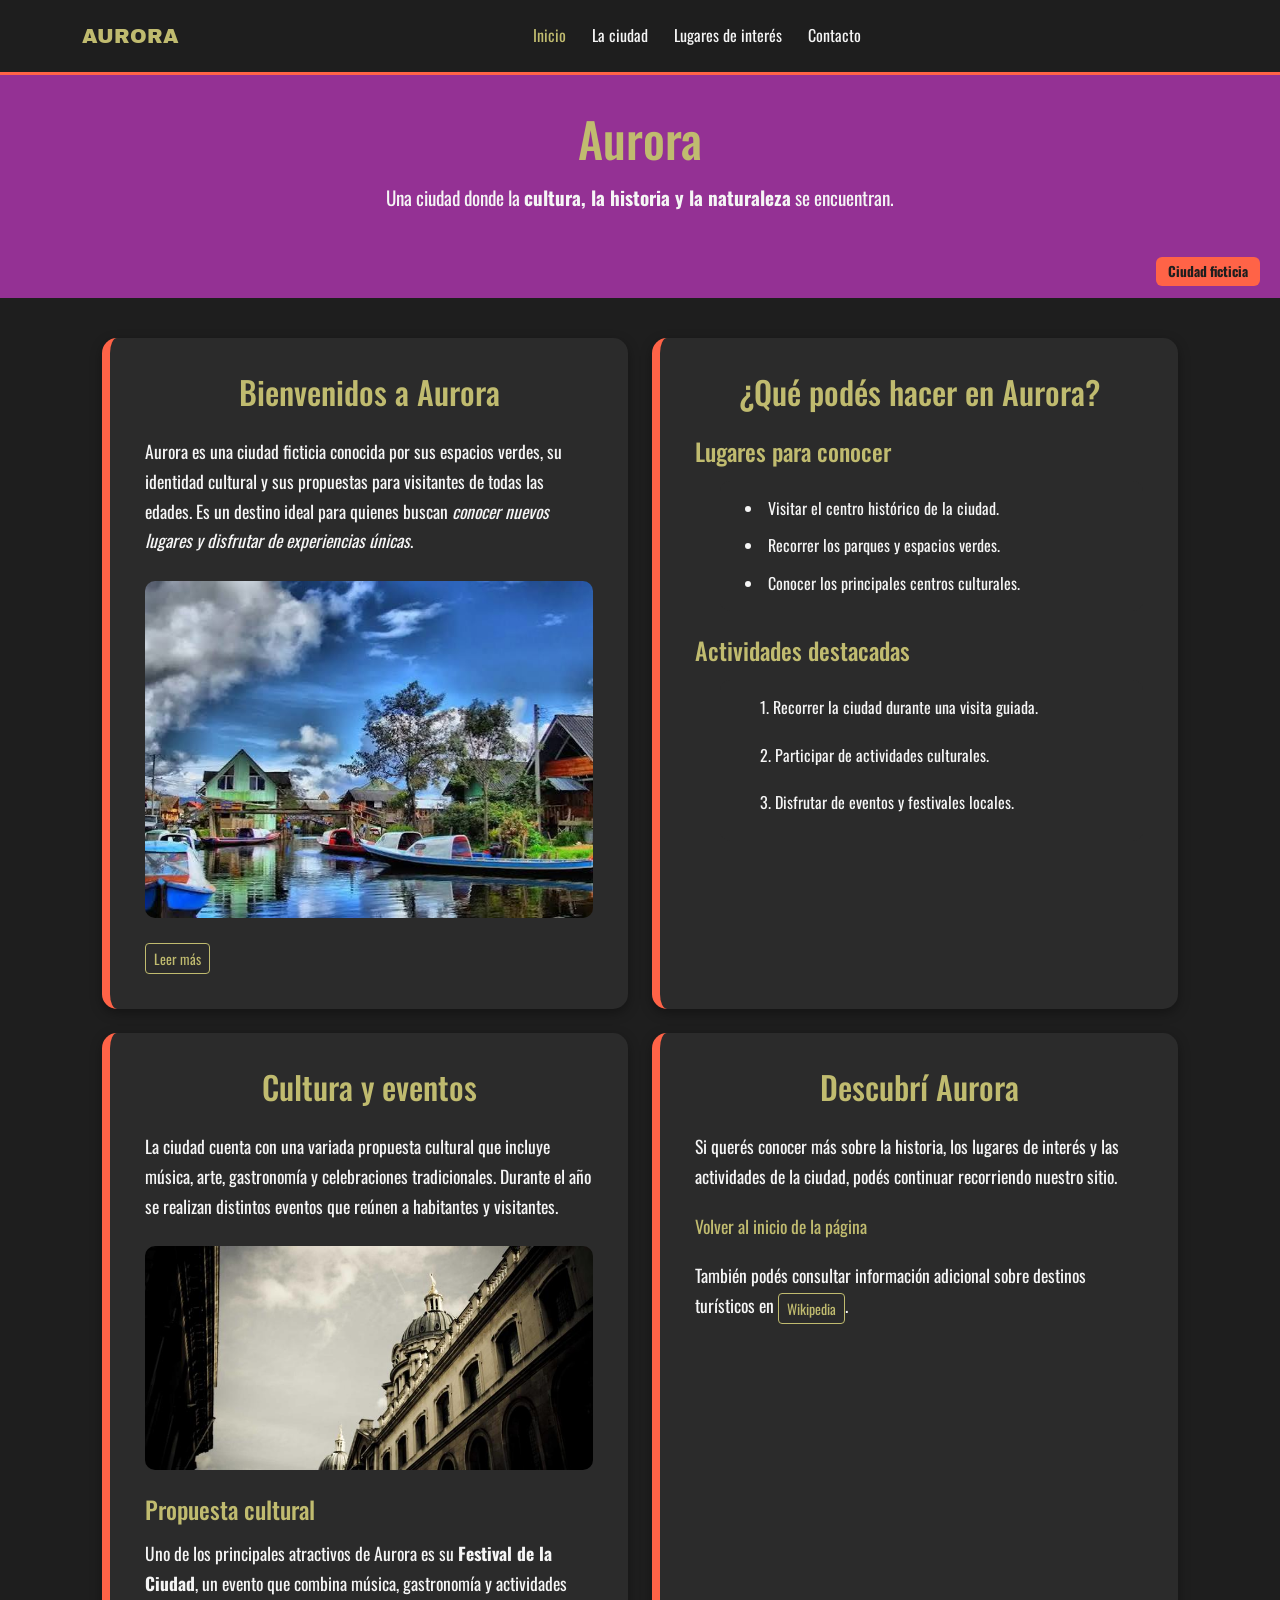
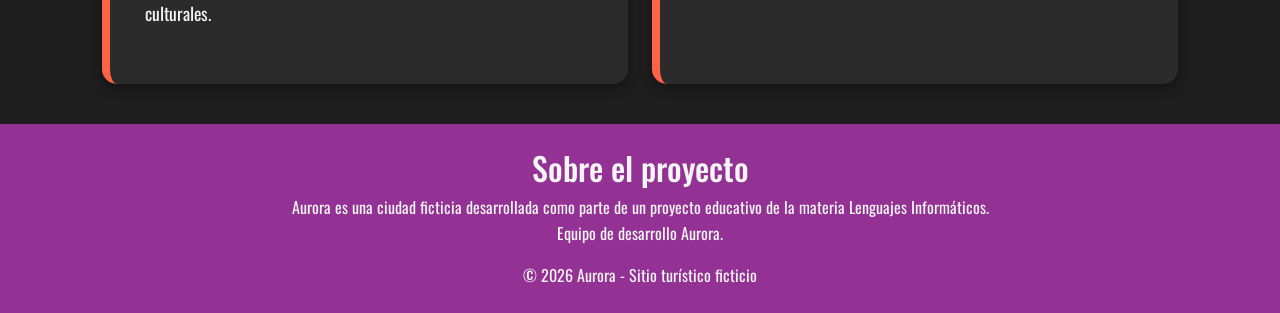
<file: index.html>
<!DOCTYPE html>
<html lang="es">

<head>
    <meta charset="UTF-8">
    <meta name="viewport" content="width=device-width, initial-scale=1.0">

    <title>Aurora | Ciudad de cultura y naturaleza</title>

    <!-- Bootstrap 5.3.3: se agrega el framework para utilizar sus componentes y grillas -->
    <link href="https://cdn.jsdelivr.net/npm/bootstrap@5.3.3/dist/css/bootstrap.min.css"
        rel="stylesheet"
        integrity="sha384-QWTKZyjpPEjISv5WaRU9OFeRpok6YctnYmDr5pNlyT2bRjXh0JMhjY6hW+ALEwIH"
        crossorigin="anonymous">

    <!-- Google Fonts: se cargan las tipografías utilizadas en el sitio -->
    <link rel="preconnect" href="https://fonts.googleapis.com">
    <link rel="preconnect" href="https://fonts.gstatic.com" crossorigin>
    <link href="https://fonts.googleapis.com/css2?family=Archivo+Black&family=Open+Sans:ital,wght@0,300..800;1,300..800&family=Oswald:wght@200..700&display=swap"
        rel="stylesheet">

    <!-- CSS propio: siempre después de Bootstrap para poder personalizar sus estilos -->
    <link rel="stylesheet" href="css/estilos.css">
</head>

<body class="pagina-inicio">

    <!-- Encabezado principal -->
    <header class="inicio-header">

        <!-- Navbar de Bootstrap: menú responsive con botón hamburguesa -->
        <nav class="navbar navbar-expand-lg navbar-dark inicio-navbar">
            <div class="container">

                <!-- Nombre del sitio -->
                <a class="navbar-brand" href="index.html">AURORA</a>

                <!-- Botón hamburguesa para dispositivos pequeños -->
                <button class="navbar-toggler" type="button"
                    data-bs-toggle="collapse"
                    data-bs-target="#menuPrincipal"
                    aria-controls="menuPrincipal"
                    aria-expanded="false"
                    aria-label="Abrir o cerrar el menú de navegación">
                    <span class="navbar-toggler-icon"></span>
                </button>

                <!-- Enlaces de navegación -->
                <div class="collapse navbar-collapse" id="menuPrincipal">
                    <ul class="navbar-nav">
                        <li class="nav-item">
                            <a class="nav-link active" aria-current="page" href="index.html">Inicio</a>
                        </li>
                        <li class="nav-item">
                            <a class="nav-link" href="ciudad.html">La ciudad</a>
                        </li>
                        <li class="nav-item">
                            <a class="nav-link" href="lugares.html">Lugares de interés</a>
                        </li>
                        <li class="nav-item">
                            <a class="nav-link" href="contacto.html">Contacto</a>
                        </li>
                    </ul>
                </div>

            </div>
        </nav>

        <!-- Presentación de la ciudad -->
        <div class="inicio-presentacion">
            <h1>Aurora</h1>
            <p>Una ciudad donde la <strong>cultura, la historia y la naturaleza</strong> se encuentran.</p>

            <!-- Badge de Bootstrap: etiqueta identificadora de la ciudad -->
            <span class="badge inicio-badge">Ciudad ficticia</span>
        </div>

    </header>

    <!-- Contenido principal -->
    <main class="inicio-main container">

        <!-- Grilla responsive de Bootstrap: una columna en celular y dos en pantallas grandes -->
        <div class="row g-4">

            <!-- Bienvenida -->
            <div class="col-12 col-lg-6">
                <section id="bienvenida" class="inicio-seccion card h-100">
                    <div class="card-body">

                        <h2>Bienvenidos a Aurora</h2>

                        <p>Aurora es una ciudad ficticia conocida por sus espacios verdes, su identidad cultural y sus propuestas para visitantes de todas las edades. Es un destino ideal para quienes buscan <em>conocer nuevos lugares y disfrutar de experiencias únicas</em>.</p>

                        <img class="inicio-imagen" src="img/1.jfif"
                            alt="Paisaje representativo de la ciudad de Aurora">

                        <!-- Contenido adicional que se muestra u oculta con JavaScript -->
                        <p id="contenido-adicional" hidden>
                            En Aurora se pueden encontrar lugares históricos, espacios culturales y diferentes actividades para disfrutar durante todo el año.
                        </p>

                        <!-- Botón para mostrar u ocultar el contenido adicional -->
                        <button id="btn-leer-mas" type="button" class="btn btn-outline-warning btn-sm">
                            Leer más
                        </button>

                    </div>
                </section>
            </div>

            <!-- Atractivos -->
            <div class="col-12 col-lg-6">
                <section id="atractivos" class="inicio-seccion card h-100">
                    <div class="card-body">

                        <h2>¿Qué podés hacer en Aurora?</h2>

                        <h3>Lugares para conocer</h3>

                        <ul class="inicio-lista">
                            <li>Visitar el centro histórico de la ciudad.</li>
                            <li>Recorrer los parques y espacios verdes.</li>
                            <li>Conocer los principales centros culturales.</li>
                        </ul>

                        <h3>Actividades destacadas</h3>

                        <ol class="inicio-lista">
                            <li>Recorrer la ciudad durante una visita guiada.</li>
                            <li>Participar de actividades culturales.</li>
                            <li>Disfrutar de eventos y festivales locales.</li>
                        </ol>

                    </div>
                </section>
            </div>

            <!-- Cultura y eventos -->
            <div class="col-12 col-lg-6">
                <section id="cultura" class="inicio-seccion card h-100">
                    <div class="card-body">

                        <h2>Cultura y eventos</h2>

                        <p>La ciudad cuenta con una variada propuesta cultural que incluye música, arte, gastronomía y celebraciones tradicionales. Durante el año se realizan distintos eventos que reúnen a habitantes y visitantes.</p>

                        <img class="inicio-imagen" src="img/290-800x400.jpg"
                            alt="Evento cultural al aire libre en la ciudad de Aurora">

                        <h3>Propuesta cultural</h3>

                        <p>Uno de los principales atractivos de Aurora es su <strong>Festival de la Ciudad</strong>, un evento que combina música, gastronomía y actividades culturales.</p>

                    </div>
                </section>
            </div>

            <!-- Información adicional -->
            <div class="col-12 col-lg-6">
                <section id="informacion" class="inicio-seccion card h-100">
                    <div class="card-body">

                        <h2>Descubrí Aurora</h2>

                        <p>Si querés conocer más sobre la historia, los lugares de interés y las actividades de la ciudad, podés continuar recorriendo nuestro sitio.</p>

                        <p>
                            <a class="inicio-enlace" href="#bienvenida">
                                Volver al inicio de la página
                            </a>
                        </p>

                        <p>También podés consultar información adicional sobre destinos turísticos en
                            <a class="btn btn-outline-warning btn-sm"
                                href="https://es.wikipedia.org/wiki/Turismo"
                                target="_blank"
                                rel="noopener noreferrer">
                                Wikipedia
                            </a>.
                        </p>

                    </div>
                </section>
            </div>

        </div>
    </main>

    <!-- Pie de página -->
    <footer class="inicio-footer">

        <!-- Artículo con información sobre el proyecto -->
        <article>
            <h2>Sobre el proyecto</h2>

            <p>
                Aurora es una ciudad ficticia desarrollada como parte
                de un proyecto educativo de la materia Lenguajes Informáticos.
            </p>

            <!-- Información del equipo responsable -->
            <address>
                Equipo de desarrollo Aurora.
            </address>
        </article>

        <p>&copy; 2026 Aurora - Sitio turístico ficticio</p>

    </footer>

    <!-- JavaScript de Bootstrap: necesario para que funcione el menú hamburguesa -->
    <script src="https://cdn.jsdelivr.net/npm/bootstrap@5.3.3/dist/js/bootstrap.bundle.min.js"
        integrity="sha384-YvpcrYf0tY3lHB60NNkmXc5s9fDVZLESaAA55NDzOxhy9GkcIdslK1eN7N6jIeHz"
        crossorigin="anonymous"></script>

    <!-- El JS propio del sitio -->
    <script src="js/main.js"></script>

</body>
</html>
</file>
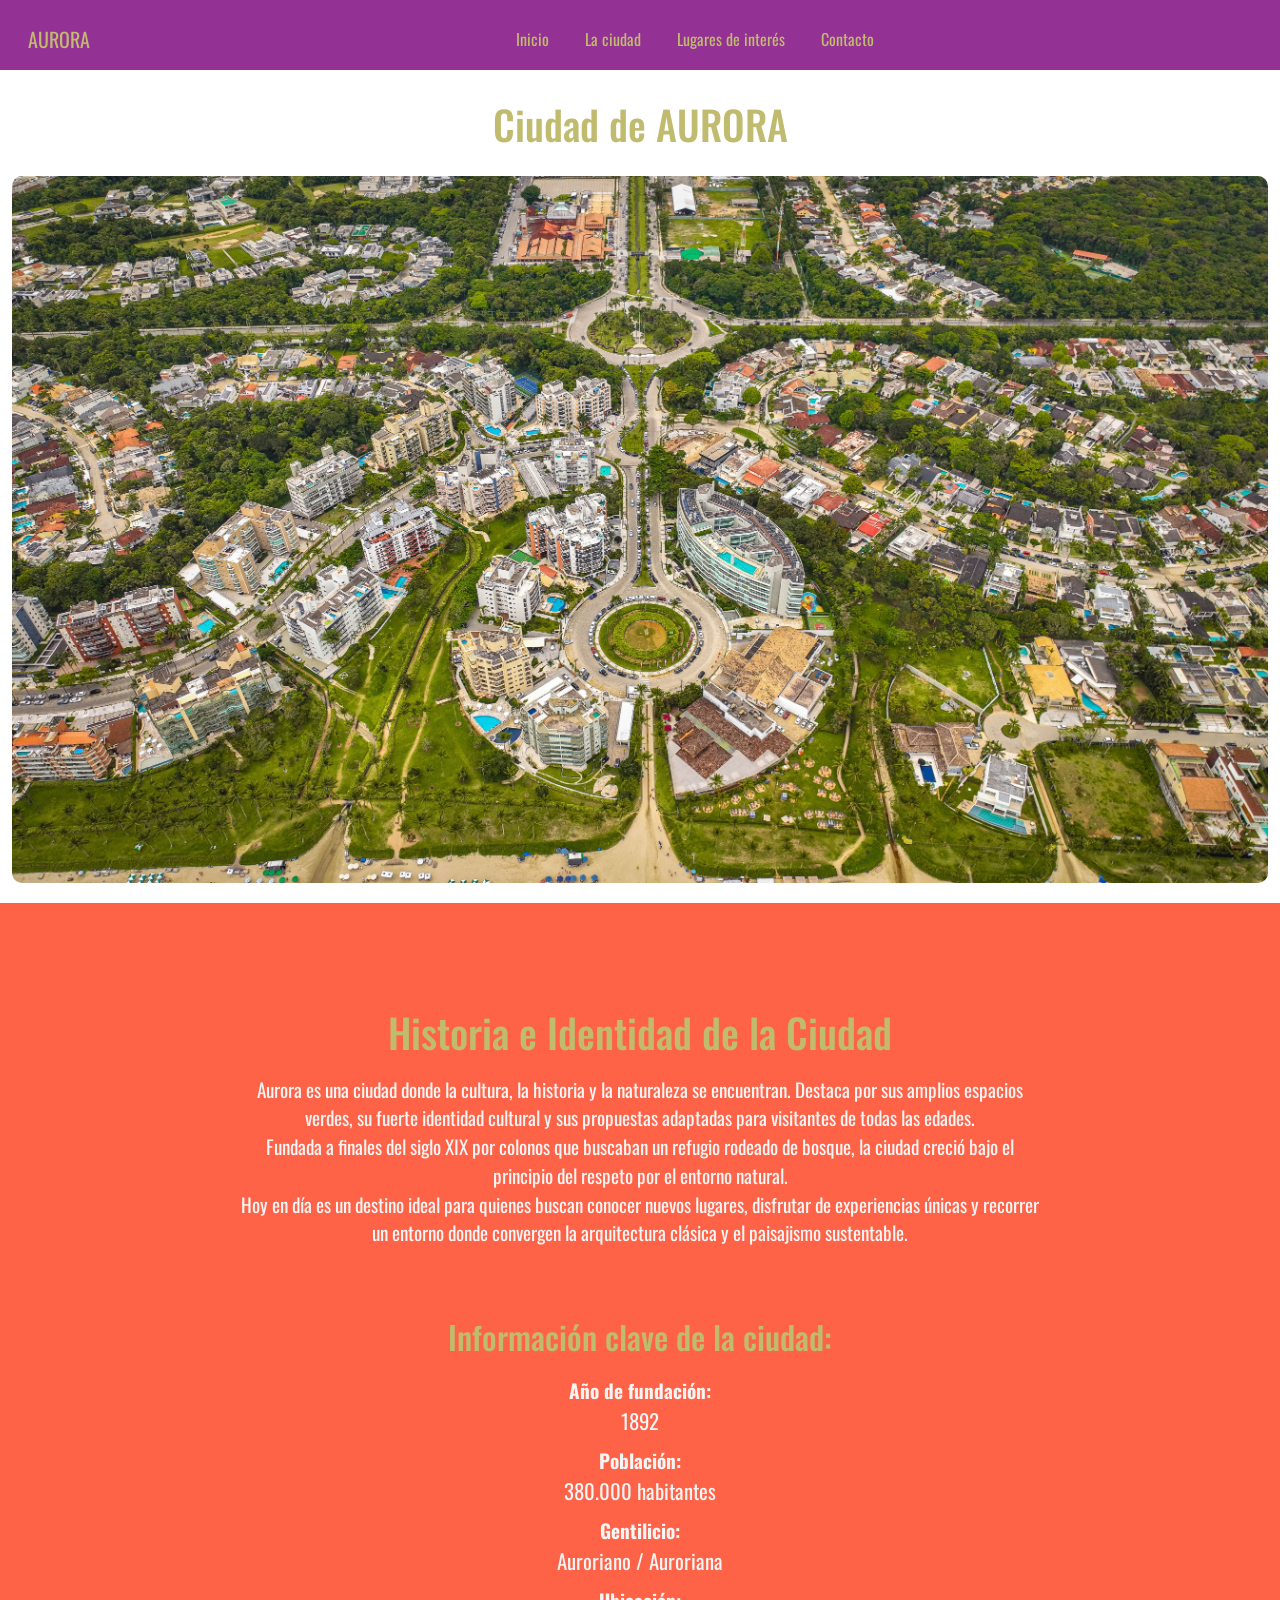
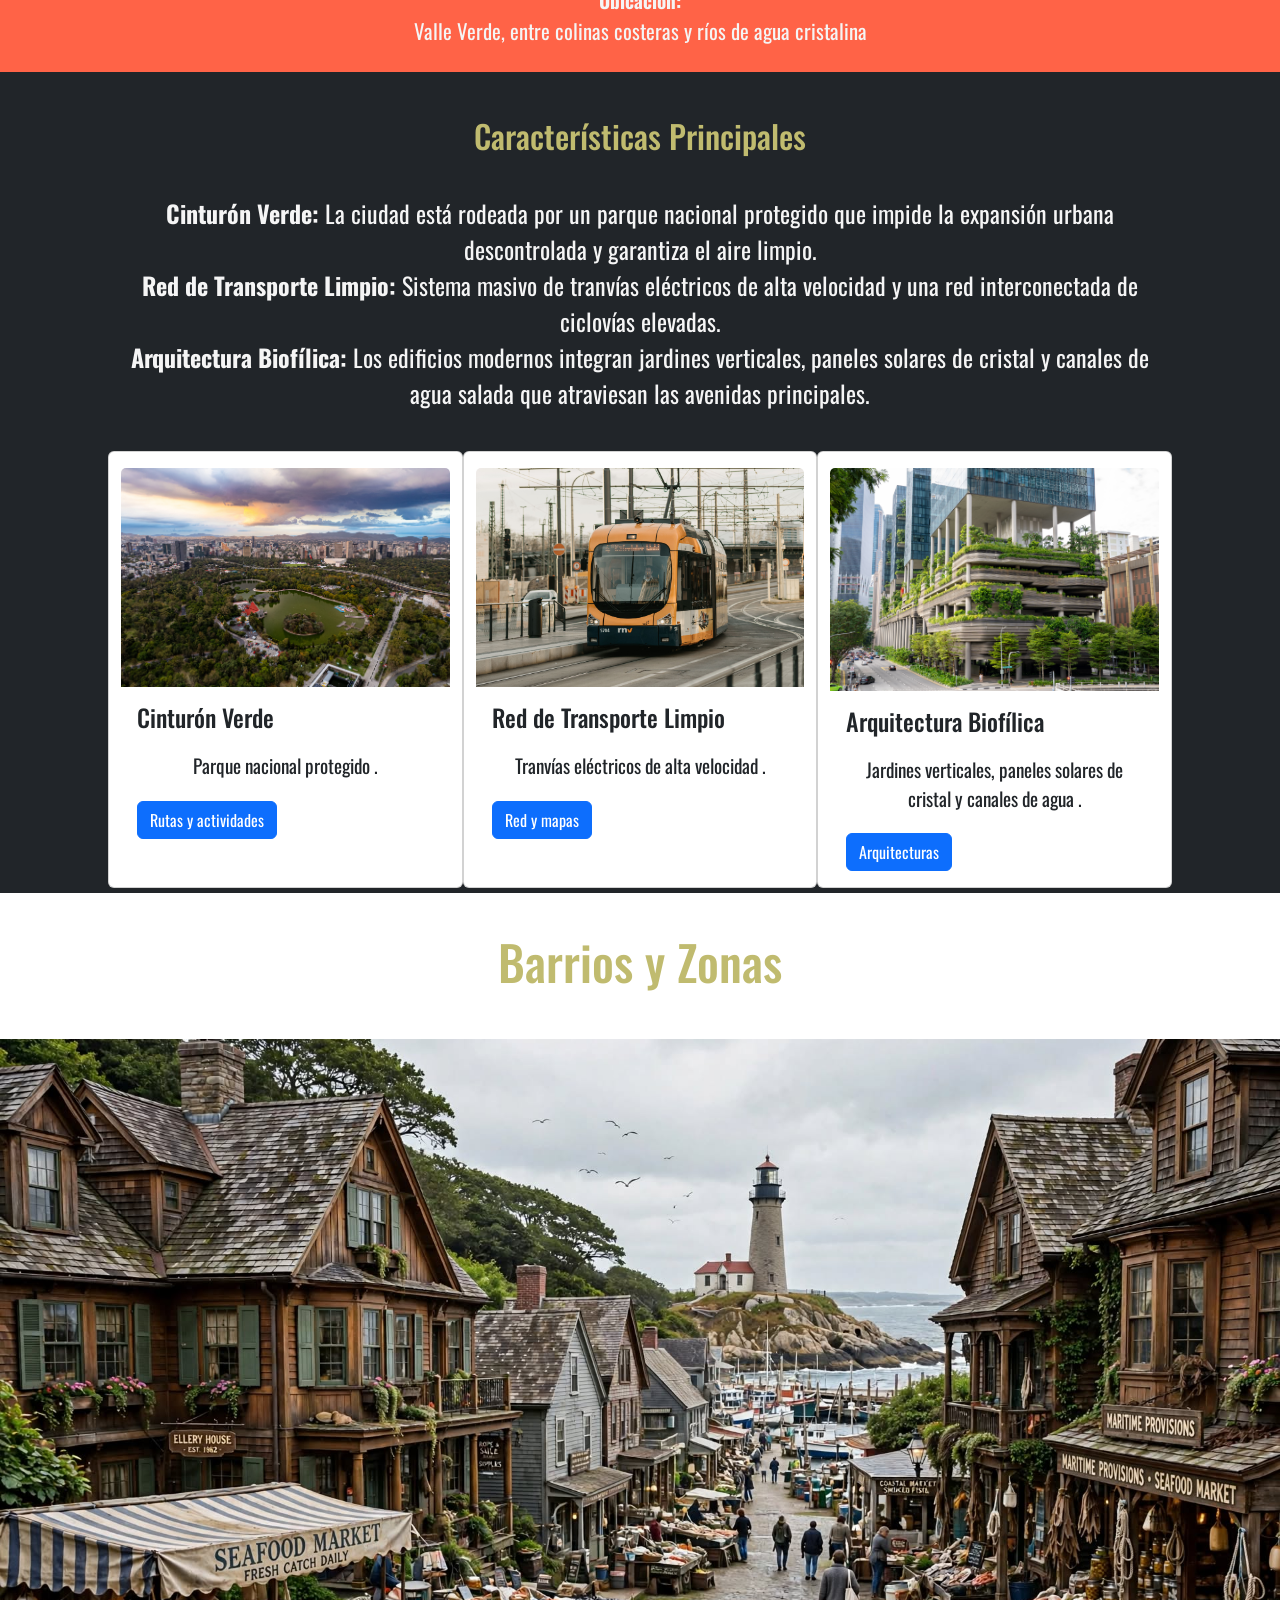
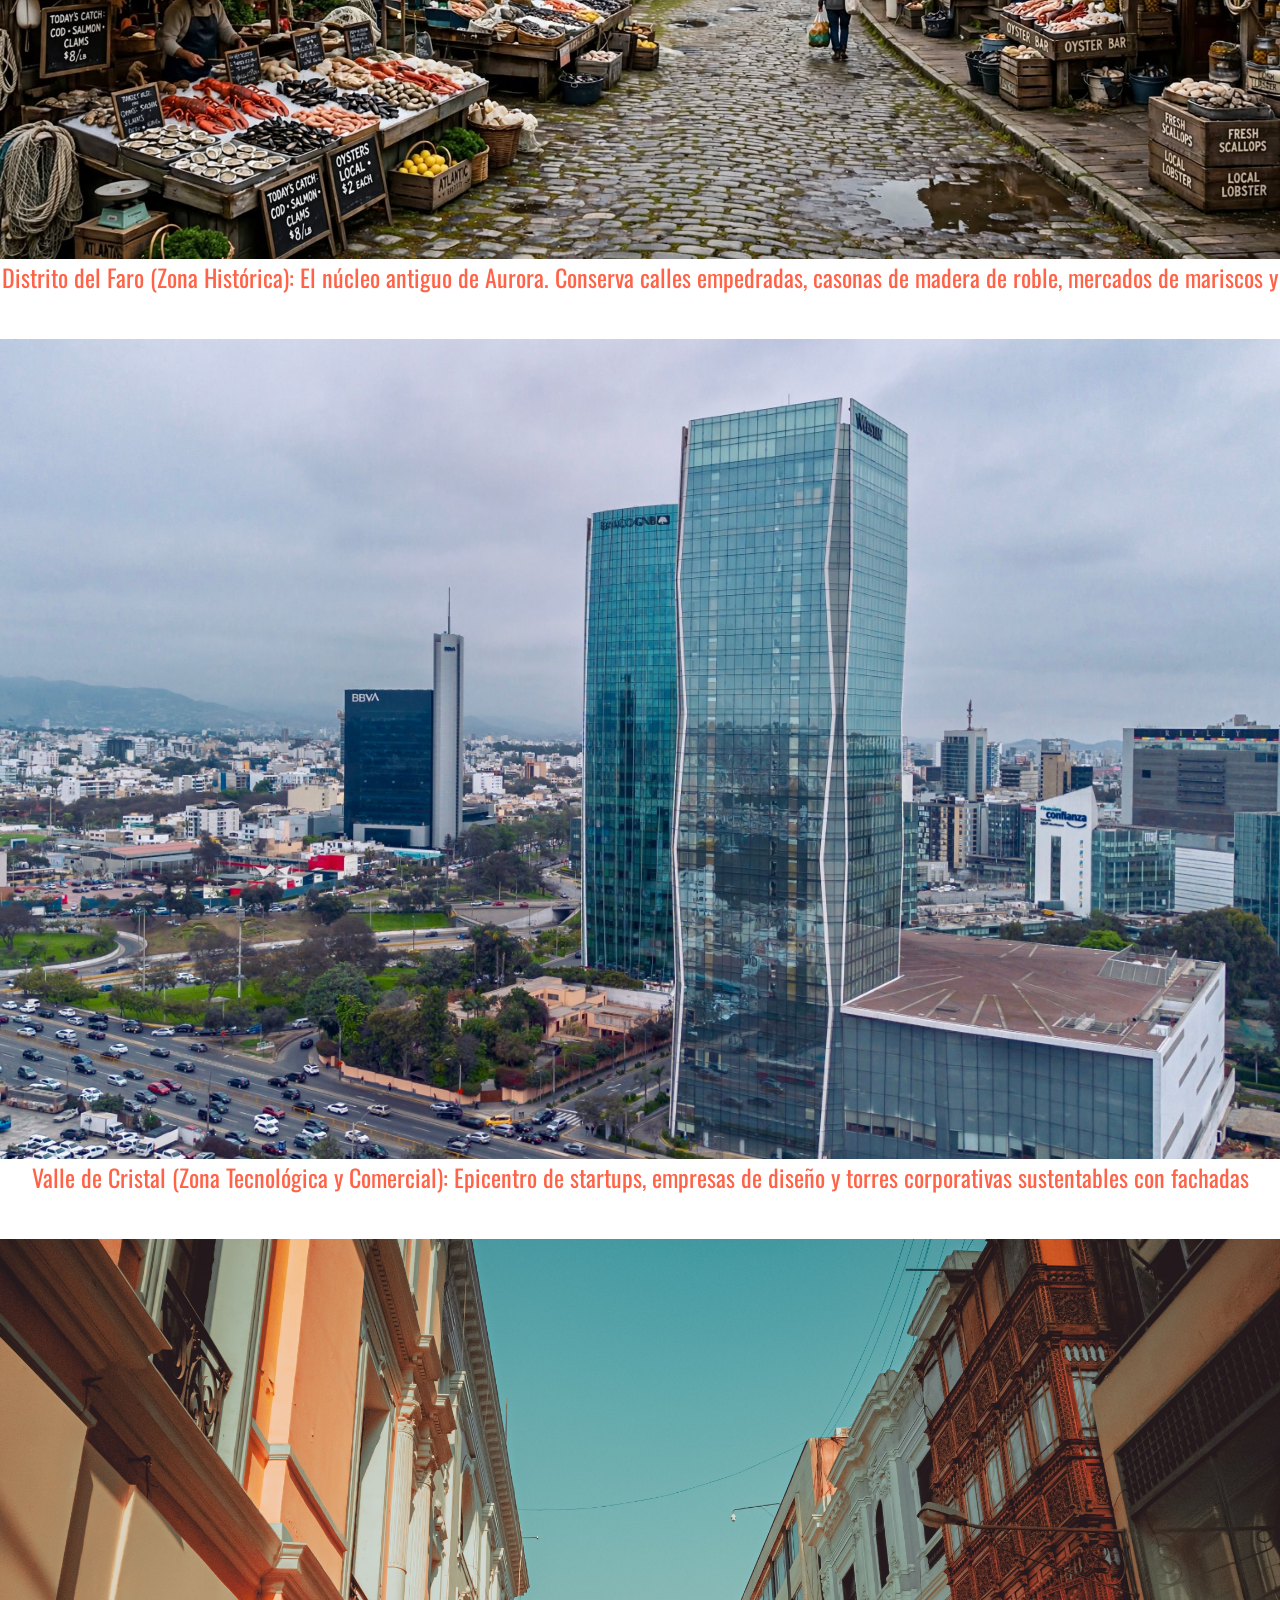
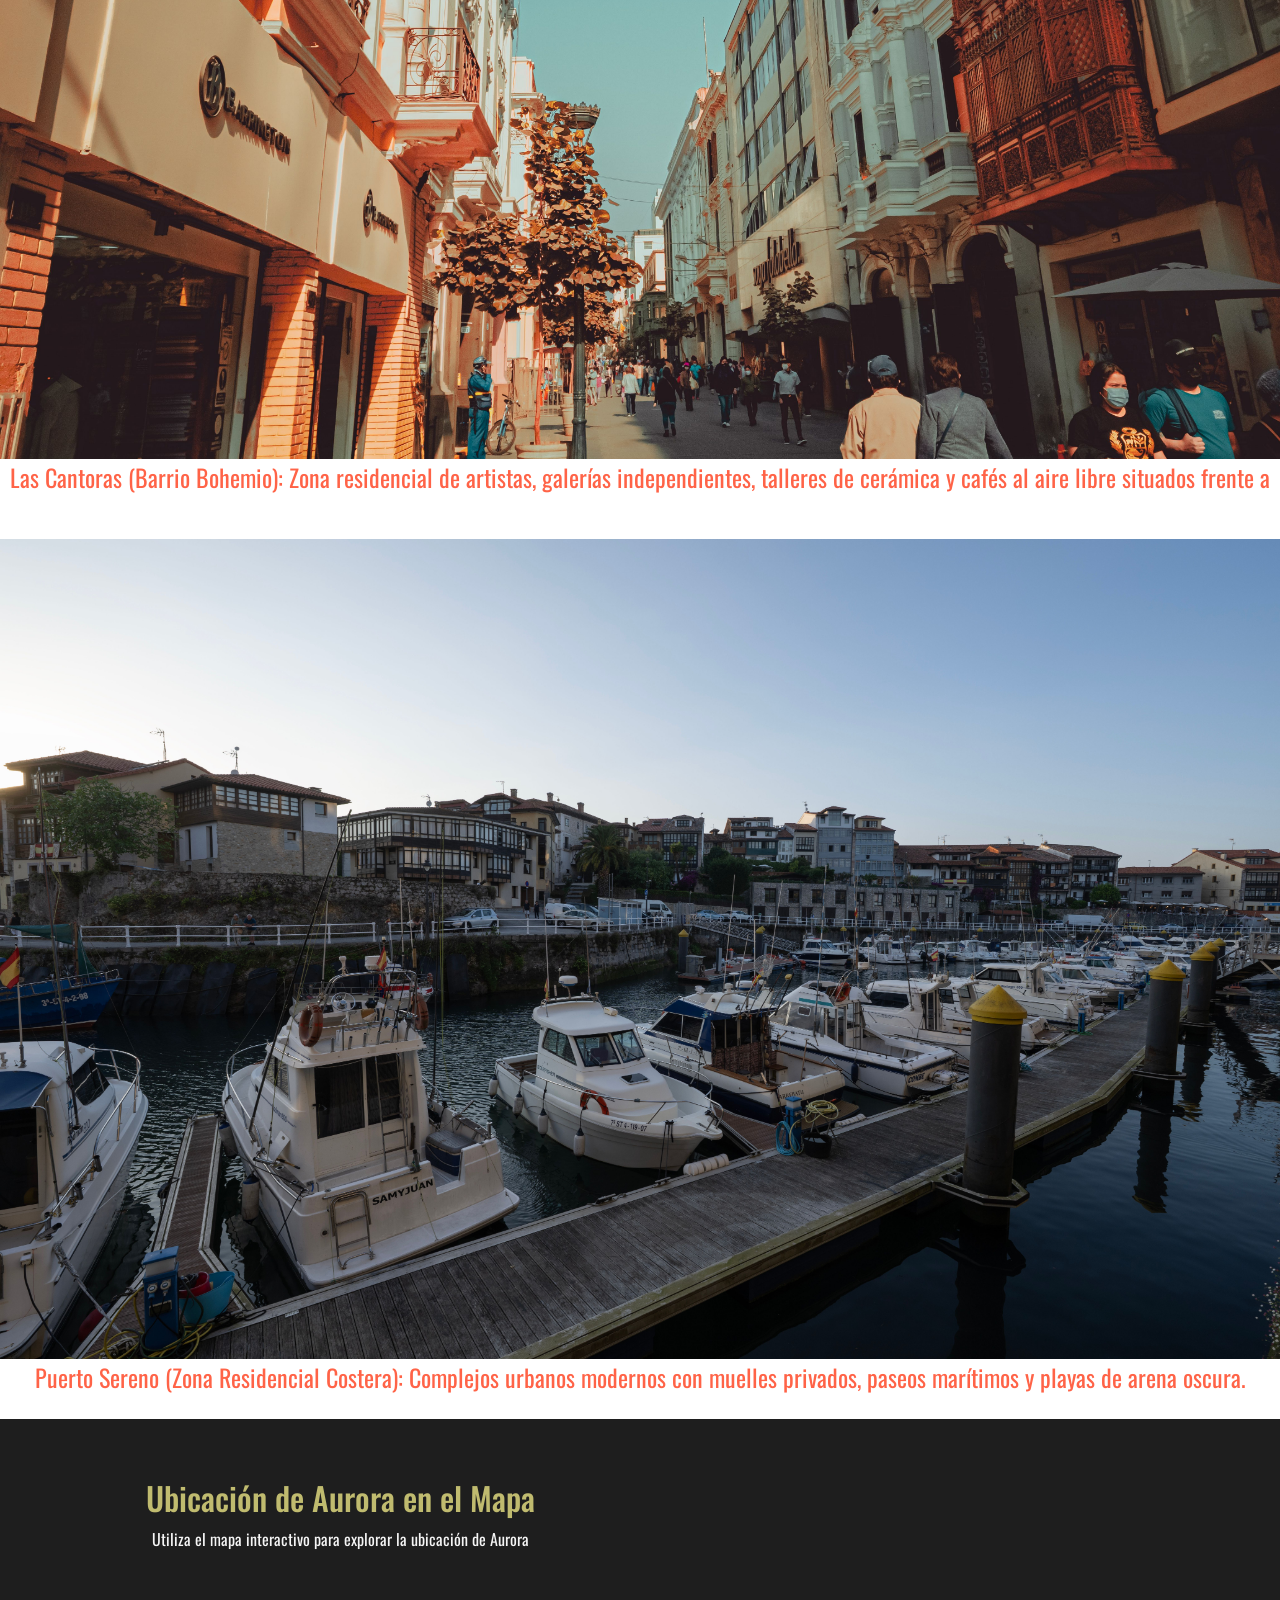
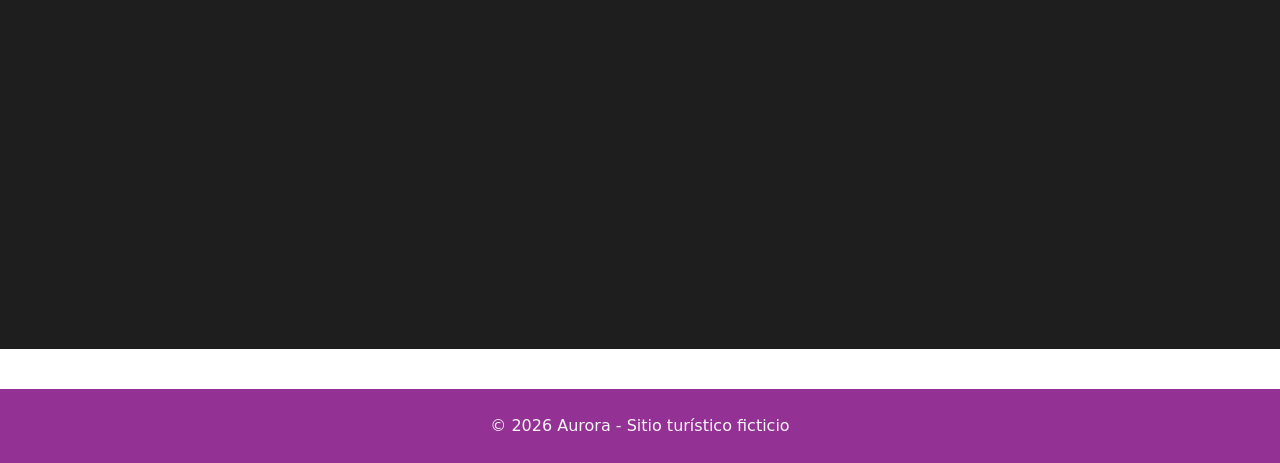
<file: ciudad.html>
<!DOCTYPE html>
<html lang="en">
<head>
    <meta charset="UTF-8">
    <meta name="viewport" content="width=device-width, initial-scale=1.0">

   
    
    <link rel="preconnect" href="https://fonts.googleapis.com">
    <link rel="preconnect" href="https://fonts.gstatic.com" crossorigin>
    <link href="https://fonts.googleapis.com/css2?family=Archivo+Black&family=Open+Sans:ital,wght@0,300..800;1,300..800&family=Oswald:wght@200..700&display=swap" rel="stylesheet">
    
    <!-- Bootstrap CSS — antes del CSS propio -->
    <link href="https://cdn.jsdelivr.net/npm/bootstrap@5.3.3/dist/css/bootstrap.min.css" rel="stylesheet">

    <!-- CSS propio del sitio -->
    <link rel="stylesheet" href="css/estilos.css"> 

    <!-- Bootstrap JS — antes del </body> -->
    <script src="https://cdn.jsdelivr.net/npm/bootstrap@5.3.3/dist/js/bootstrap.bundle.min.js"></script>
    
    <title>Ciudad-Aurora</title>
</head>
<body>
     <header>
         <!-- Bootstrap aplicado a la barra de navegación -->

        <nav class=" menu navbar navbar-expand-sm  fixed-top pt-3">
            <div class="container-fluid  ">         

                <a class="navbar-brand" href="#" >AURORA </a>
                <button class="navbar-toggler" type="button" data-bs-toggle="collapse" data-bs-target="#navbar">
                    <span class="navbar-toggler-icon"></span>
                </button>
                <div class="collapse navbar-collapse justify-content-center" id="navbar">
                    <ul class="navbar-nav">
                        <li class="nav-item">
                            <a class="nav-link" href="index.html">Inicio</a>
                        </li>
                        <li class="nav-item">
                            <a class="nav-link" href="ciudad.html">La ciudad</a>
                        </li>
                        <li class="nav-item">
                            <a class="nav-link" href="lugares.html">Lugares de interés</a>
                        </li>
                        <li class="nav-item">
                            <a class="nav-link" href="contacto.html">Contacto</a>
                        </li>
                    </ul>
                </div>
            </div>
        </nav>
    </header>

    <main>
        <div>
            <h1>Ciudad de AURORA</h1>
            <div class="container-fluid d-flex justify-content-center">
                <img class="imagen-ciudad" src="img/aerea-aurora.jpg" alt="Vista panorámica de la ciudad de Aurora">
            </div>
        </div>
        <section class="ciudad container-fluid">
            <h1>Historia e Identidad de la Ciudad</h1>
            <p>Aurora es una ciudad donde la cultura, la historia y la naturaleza se encuentran. Destaca por sus amplios espacios verdes, su fuerte identidad cultural y sus propuestas adaptadas para visitantes de todas las edades.<br>
               Fundada a finales del siglo XIX por colonos que buscaban un refugio rodeado de bosque, 
               la ciudad creció bajo el principio del respeto por el entorno natural. 
               <br>Hoy en día es un destino ideal para quienes buscan conocer nuevos lugares, disfrutar de experiencias únicas y recorrer un entorno donde convergen la arquitectura clásica y el paisajismo sustentable.

            </p>
        </section>
        <section class="ciudad container-fluid">
            <h2>Información clave de la ciudad:</h2>
            <dl class="informacion-ciudad">
                <dt>Año de fundación:</dt>
                <dd>1892</dd>
                <dt>Población:</dt>
                <dd>380.000 habitantes</dd>
                <dt>Gentilicio:</dt>
                <dd>Auroriano / Auroriana</dd>
                <dt>Ubicación:</dt>
                <dd>Valle Verde, entre colinas costeras y ríos de agua cristalina</dd>
            </dl>
        </section>

        <section class="ciudad container-fluid bg-dark">
            <h2>Características Principales</h2>
            <ul class="caracteristicas">
                <li><strong>Cinturón Verde:</strong> La ciudad está rodeada por un parque nacional protegido que impide la expansión urbana descontrolada y garantiza el aire limpio.</li>
                <li><strong>Red de Transporte Limpio:</strong> Sistema masivo de tranvías eléctricos de alta velocidad y una red interconectada de ciclovías elevadas.</li>
                <li><strong>Arquitectura Biofílica:</strong> Los edificios modernos integran jardines verticales, paneles solares de cristal y canales de agua salada que atraviesan las avenidas principales.</li>
            </ul>
            <div class="row flex-column gap-3 gap-md-0 flex-md-row justify-content-center">     
                    <div class="col caracteristicas-img card" style="width: 400px;">
                        <img class="card-img-top mt-3" src="img/principal-1.jpg" alt="Imagen de la ciudad de Aurora">
                        <div class="card-body">
                            <h4 class="card-title">Cinturón Verde</h4>
                            <p class="card-text text-dark"> Parque nacional protegido .</p>
                            <a href="#" class="btn btn-primary">Rutas y actividades</a>
                        </div>
                    </div>
                    <div class="col caracteristicas-img card" style="width: 400px;">
                        <img class="card-img-top mt-3" src="img/principal-2.jpg" alt="Imagen de la ciudad de Aurora">
                        <div class="card-body">
                            <h4 class="card-title">Red de Transporte Limpio</h4>
                            <p class="card-text text-dark"> Tranvías eléctricos de alta velocidad .</p>
                            <a href="#" class="btn btn-primary">Red y mapas</a>
                        </div>
                    </div>
                    <div class="col caracteristicas-img card" style="width: 400px;">
                        <img class="card-img-top mt-3" src="img/principal-3.jpg" alt="Imagen de la ciudad de Aurora">
                        <div class="card-body">
                            <h4 class="card-title">Arquitectura Biofílica</h4>
                            <p class="card-text text-dark"> Jardines verticales, paneles solares de cristal y canales de agua .</p>
                            <a href="#" class="btn btn-primary">Arquitecturas</a>
                        </div>
                    </div>  
            </div>
        </section class="ciudad container-fluid">
        <div class="barrios">
            <h2>Barrios y Zonas</h2>
            <div>
                <img src="img/faro.jpg" alt="Mapa de barrios de Aurora">
                <p>Distrito del Faro (Zona Histórica): El núcleo antiguo de Aurora. Conserva calles empedradas, casonas de madera de roble, mercados de mariscos y el faro original de 1884, hoy convertido en centro cultural.<p/>
    
            </div>
            <div>
                <img src="img/zona tech.jpg" alt="Mapa de barrios de Aurora">
                <p> Valle de Cristal (Zona Tecnológica y Comercial): Epicentro de startups, empresas de diseño y torres corporativas sustentables con fachadas traslúcidas.</p>

            </div>
            <div>
                <img src="img/zona arte.jpg" alt="Mapa de barrios de Aurora">
                <p>Las Cantoras (Barrio Bohemio): Zona residencial de artistas, galerías independientes, talleres de cerámica y cafés al aire libre situados frente a los acantilados.</p>

            </div>
            <div>
                <img src="img/zona costera.jpg" alt="Mapa de barrios de Aurora">
                <p> Puerto Sereno (Zona Residencial Costera): Complejos urbanos modernos con muelles privados, paseos marítimos y playas de arena oscura.</p>

            </div>
        </div>


    </main>
   
    <div class="mapa">
            <div class="mapa-texto">
                <h3>Ubicación de Aurora en el Mapa</h3>
                <p>Utiliza el mapa interactivo para explorar la ubicación de Aurora</p>
            </div>
            <iframe src="https://www.google.com/maps/embed?pb=!1m18!1m12!1m3!1d3733.1525625656973!2d2.2830113765862547!3d41.468802090940464!2m3!1f0!2f0!3f0!3m2!1i1024!2i768!4f13.1!3m3!1m2!1s0x12a4ba6883688f3f%3A0xb5a6811c9d8f6c8b!2sCarrer%20d'Aurora%20Bertrana%20i%20Sala%2C%2008390%20Montgat%2C%20Barcelona%2C%20Espa%C3%B1a!5e1!3m2!1ses-419!2sar!4v1789218913474!5m2!1ses-419!2sar" width="600" height="450" style="border:0;" allowfullscreen="" loading="lazy" referrerpolicy="strict-origin-when-cross-origin"></iframe>
    </div>
        
    <footer class="inicio-footer">

        <p>&copy; 2026 Aurora - Sitio turístico ficticio</p>
    </footer>

    <!-- Bootstrap JS — antes del </body> -->
<script src="https://cdn.jsdelivr.net/npm/bootstrap@5.3.3/dist/js/bootstrap.bundle.min.js">
</script>

</body>
</html>
</file>
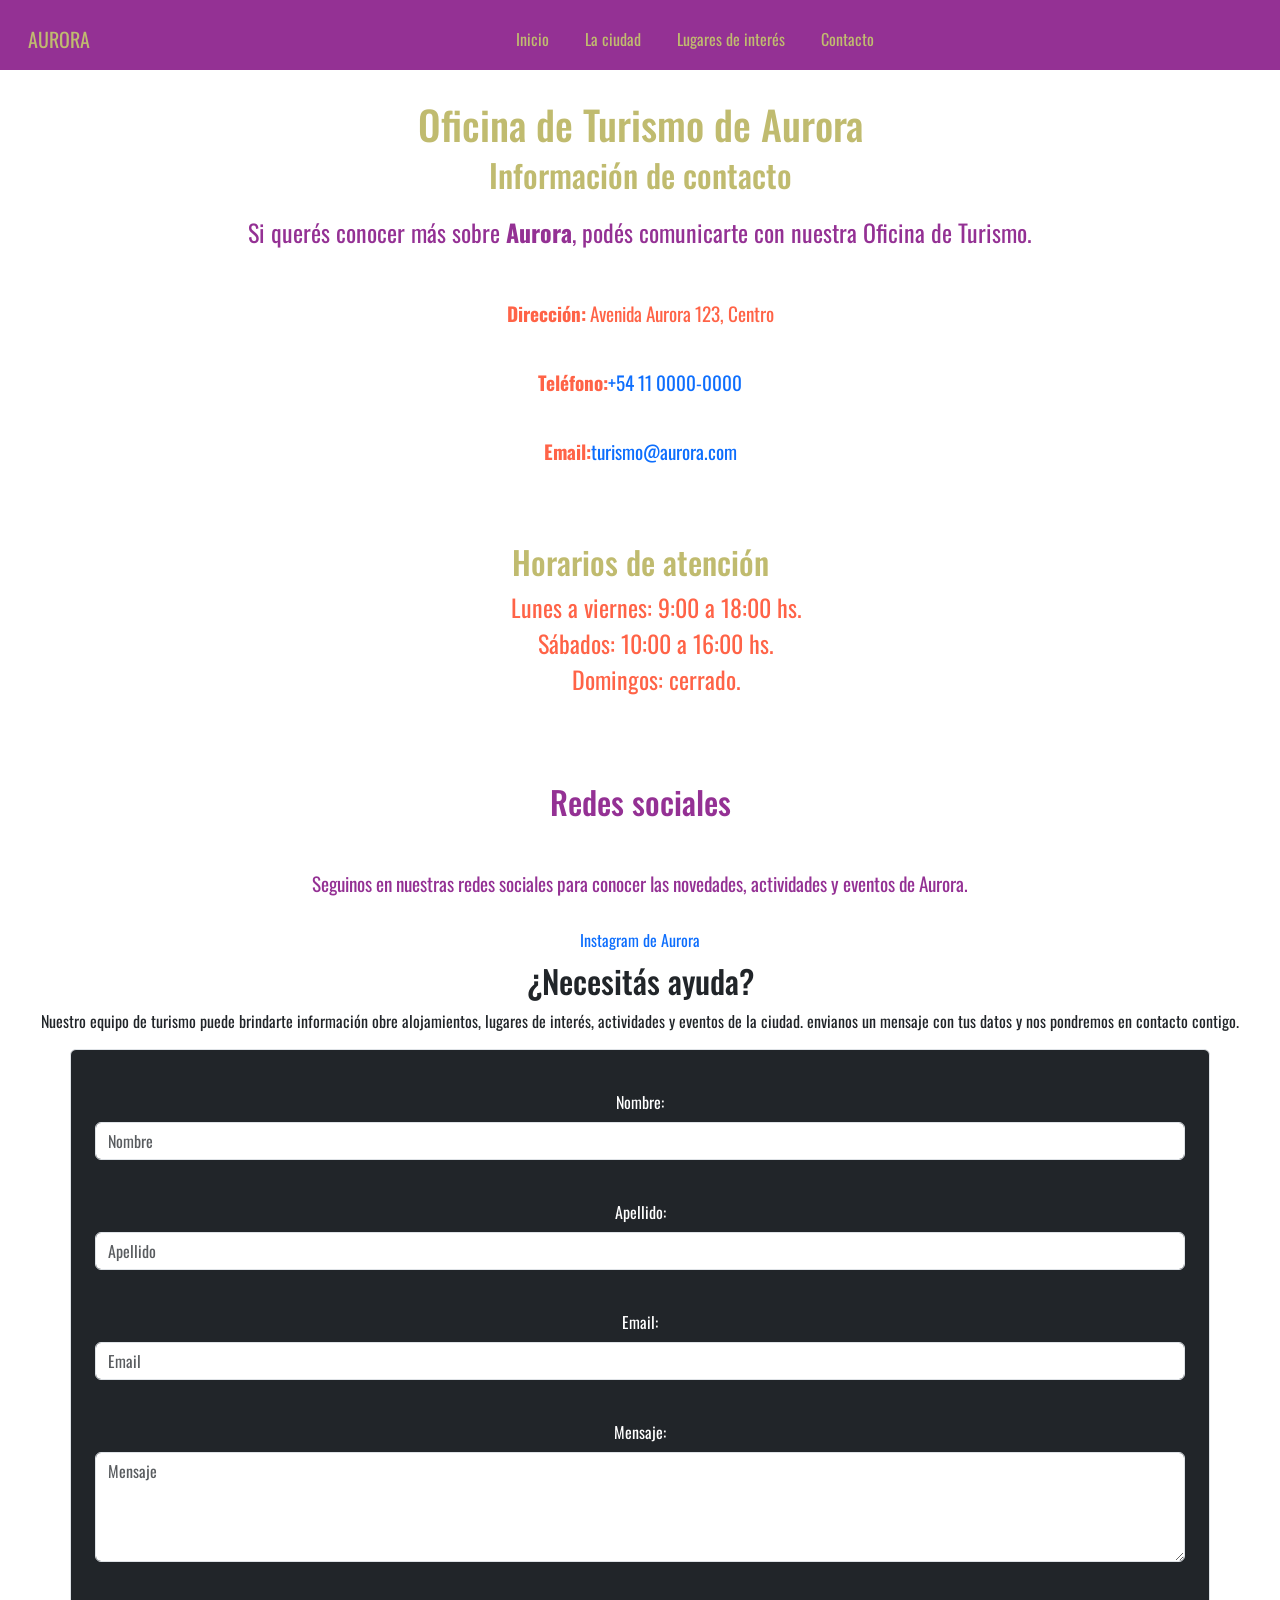
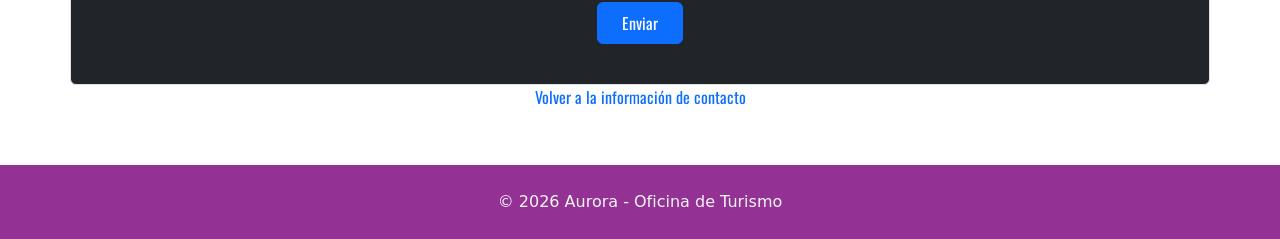
<file: contacto.html>
<!DOCTYPE html>
<html lang="es">

<head>
    <meta charset="UTF-8">
    <meta name="viewport" content="width=device-width, initial-scale=1.0">

    <link rel="preconnect" href="https://fonts.googleapis.com">
    <link rel="preconnect" href="https://fonts.gstatic.com" crossorigin>
    <link href="https://fonts.googleapis.com/css2?family=Archivo+Black&family=Open+Sans:ital,wght@0,300..800;1,300..800&family=Oswald:wght@200..700&display=swap" rel="stylesheet">
    
    <!-- Bootstrap CSS — antes del CSS propio -->
    <link href="https://cdn.jsdelivr.net/npm/bootstrap@5.3.3/dist/css/bootstrap.min.css" rel="stylesheet">

    <!-- CSS propio del sitio -->
    <link rel="stylesheet" href="css/estilos.css">   

    <!-- Bootstrap JS — antes del </body> -->
    <script src="https://cdn.jsdelivr.net/npm/bootstrap@5.3.3/dist/js/bootstrap.bundle.min.js"></script>
    <title>Contacto - Aurora</title>
</head>

<body>

    <header>
         <!-- Bootstrap aplicado a la barra de navegación -->

        <nav class=" menu navbar navbar-expand-sm  fixed-top pt-3">
            <div class="container-fluid  ">         

                <a class="navbar-brand" href="#" >AURORA </a>
                <button class="navbar-toggler" type="button" data-bs-toggle="collapse" data-bs-target="#navbar">
                    <span class="navbar-toggler-icon"></span>
                </button>
                <div class="collapse navbar-collapse justify-content-center" id="navbar">
                    <ul class="navbar-nav">
                        <li class="nav-item">
                            <a class="nav-link" href="index.html">Inicio</a>
                        </li>
                        <li class="nav-item">
                            <a class="nav-link" href="ciudad.html">La ciudad</a>
                        </li>
                        <li class="nav-item">
                            <a class="nav-link" href="lugares.html">Lugares de interés</a>
                        </li>
                        <li class="nav-item">
                            <a class="nav-link" href="contacto.html">Contacto</a>
                        </li>
                    </ul>
                </div>
            </div>
        </nav>
        <div class=" contacto container d-flex flex-column align-items-center justify-content-center text-center">
            <h1 class=>Oficina de Turismo de Aurora</h1>
        </div>
        
    </header>
    <main>

        <section class=" container-fluid d-flex flex-column align-items-center justify-content-center text-center">
             <div class="info">
                <h2>Información de contacto</h2>
                <p class="oficina">
                    Si querés conocer más sobre <strong>Aurora</strong>,
                    podés comunicarte con nuestra Oficina de Turismo.
                </p>

             </div>   
                
            <address>
                <p class="direccion"><strong>Dirección:</strong> Avenida Aurora 123, Centro </p>

                <p class="direccion"><strong>Teléfono:</strong><a href="tel:+541100000000">+54 11 0000-0000</a></p>

                <p class="direccion"><strong>Email:</strong><a href="mailto:turismo@aurora.com">turismo@aurora.com</a></p>
            </address>
        </section>

        <section class=" atencion container-fluid d-flex flex-column align-items-center justify-content-center text-center">
            <h2>Horarios de atención</h2>

            <ul>
                <li>Lunes a viernes: 9:00 a 18:00 hs.</li>
                <li>Sábados: 10:00 a 16:00 hs.</li>
                <li>Domingos: cerrado.</li>
            </ul>
        </section>

        <section class=" rs container-fluid d-flex flex-column align-items-center justify-content-center text-center">
            <h2 class="rs">Redes sociales</h2>

            <p class="rs" >Seguinos en nuestras redes sociales para conocer las novedades, actividades y eventos de Aurora.</p>

            <a href="https://www.instagram.com/" target="_blank" rel="noopener noreferrer"> Instagram de Aurora </a>
        </section>

        <aside class=" container-fluid d-flex flex-column align-items-center justify-content-center text-center">
            <h2>¿Necesitás ayuda?</h2>

            <p> Nuestro equipo de turismo puede brindarte información obre alojamientos, lugares de interés, actividades
                y eventos de la ciudad. envianos un mensaje con tus datos y nos pondremos en contacto contigo. </p>

            
        <form id="form" class="container bg-dark text-white border rounded p-4" action="#">
                <div class="mb-3 mt-3"> 
                    <label for="nombre" class="form-label">Nombre:</label><br>
                    <input type="text" id="nombre" name="nombre" class="form-control" placeholder="Nombre" required><br>
                </div>
                    
                <div class="mb-3 mt-3">
                    <label for="apellido" class="form-label">Apellido:</label><br>
                    <input type="text" id="apellido" name="apellido" class="form-control" placeholder="Apellido" required><br>
                </div>    

                <div class="mb-3 mt-3">  
                    <label for="mail" class="form-label">Email:</label><br>
                    <input type="email" id="mail" name="mail" class="form-control" placeholder="Email" required><br>
                </div>

                <div class="mb-3 mt-3"> 
                    <label for="mensaje" class="form-label">Mensaje:</label><br>
                    <textarea id="mensaje" name="mensaje" rows="4" cols="50" class="form-control" placeholder="Mensaje" required></textarea><br>
                </div>

                <input type="submit" value="Enviar" class="btn btn-primary pt-2 pb-2 ps-4 pe-4">
                <p class="mensajeDeError" id="mensajeDeError"></p>
        </form>
            
            <p><a href="#informacion-contacto"> Volver a la información de contacto </a </p>
        </aside>

    </main>

    <footer class="inicio-footer">
        <p>&copy; 2026 Aurora - Oficina de Turismo</p>
    </footer>
 <!-- El JS propio del sitio -->
    <script src="js/main.js"></script>
</body>

</html>
</file>
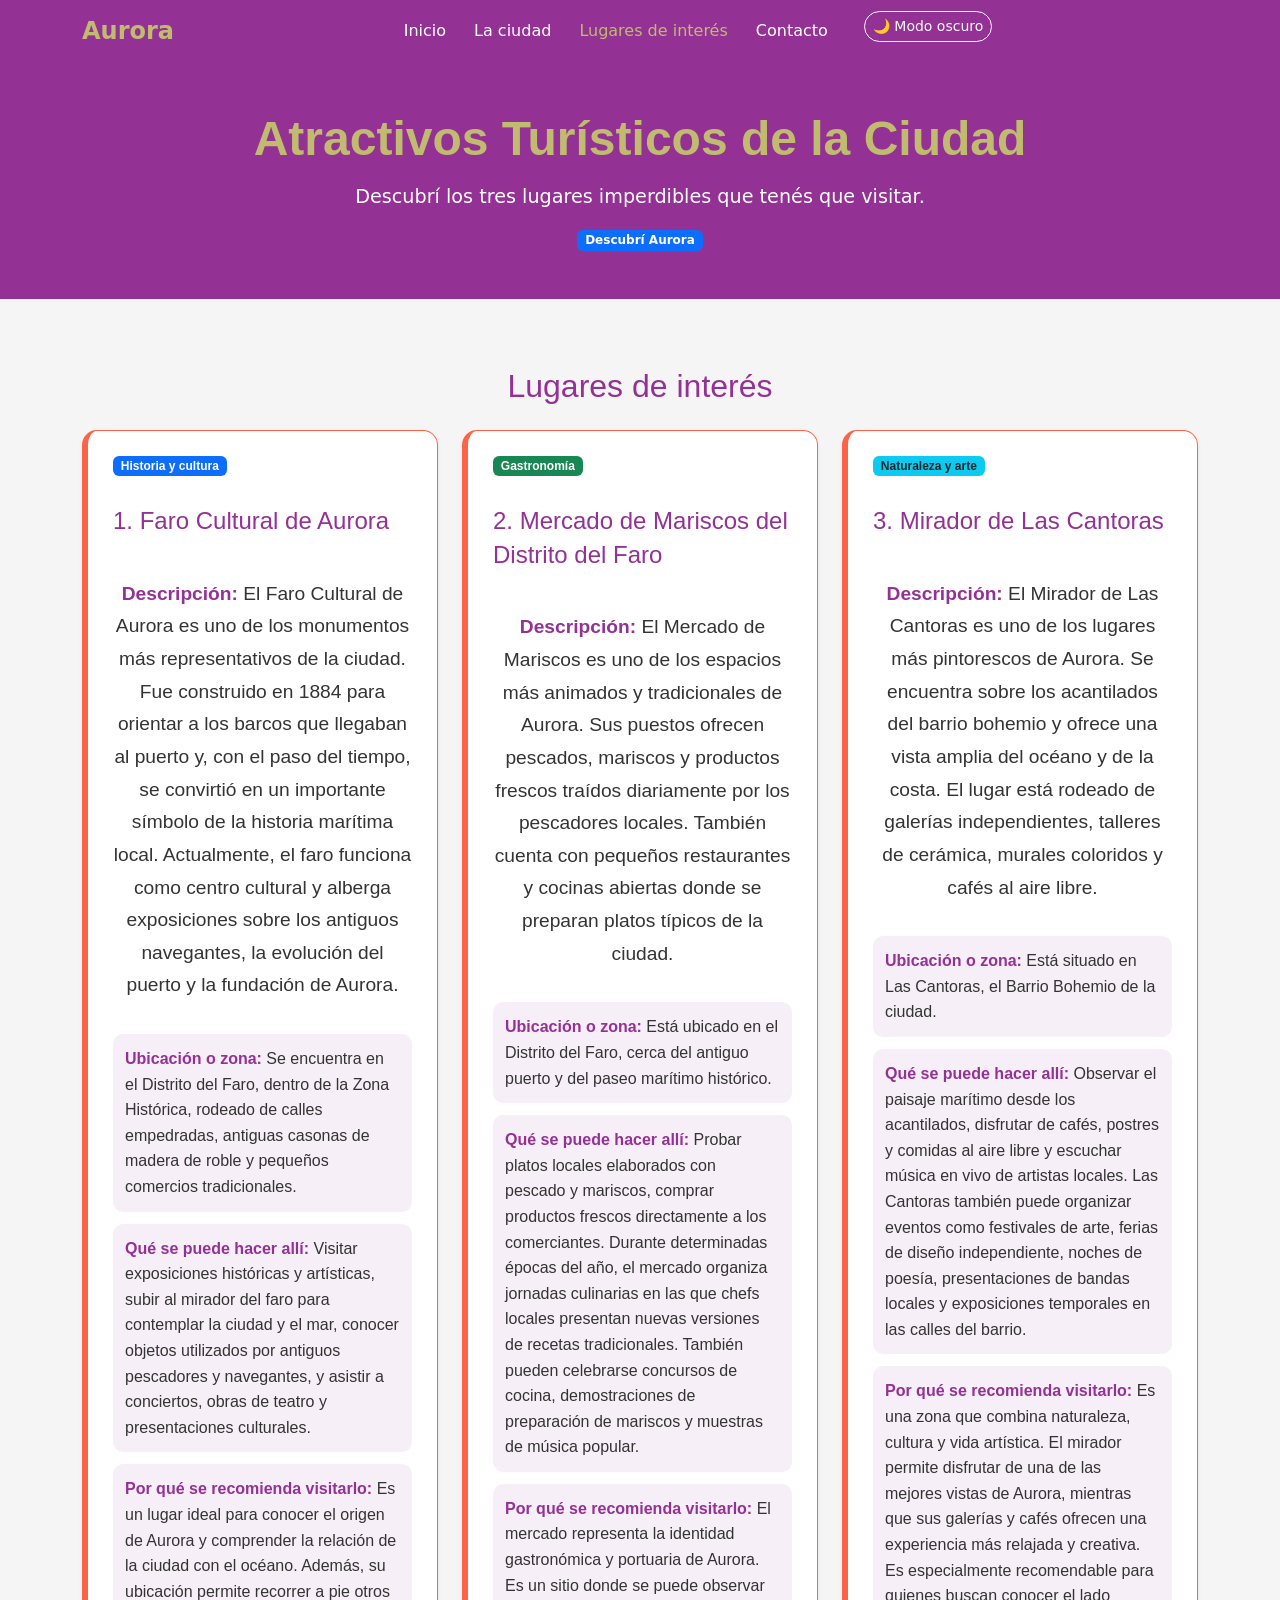
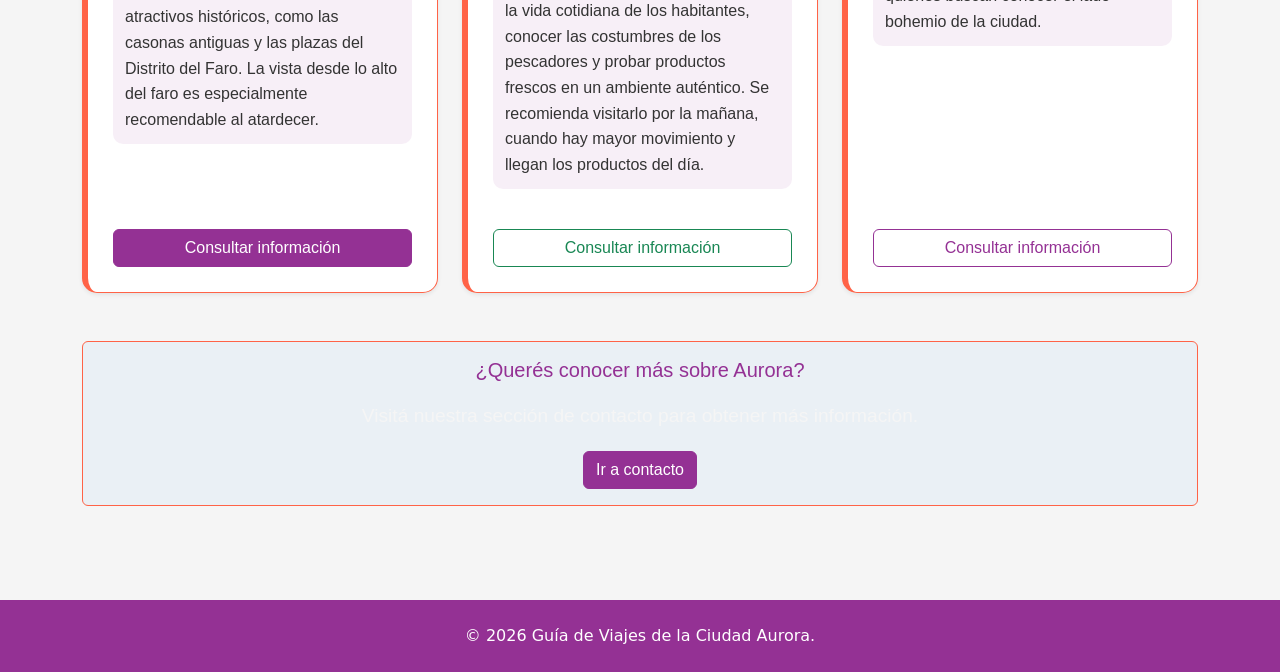
<file: lugares.html>
<!DOCTYPE html>
<html lang="es">

<head>
    <meta charset="UTF-8">
    <meta name="viewport" content="width=device-width, initial-scale=1.0">

    <title>Lugares de Interés | Aurora</title>

    <!-- Bootstrap 5 -->
    <link
        href="https://cdn.jsdelivr.net/npm/bootstrap@5.3.3/dist/css/bootstrap.min.css"
        rel="stylesheet"
    >

    <!-- Hoja de estilos general del proyecto -->
    <link rel="stylesheet" href="css/estilos.css">

</head>

<body class="pagina-lugares">

    <!-- ENCABEZADO Y NAVEGACIÓN RESPONSIVA -->
    <header>

        <nav class="navbar navbar-expand-lg navbar-dark">

            <div class="container">

                <!-- Nombre de la ciudad -->
                <a class="navbar-brand fw-bold" href="index.html">
                    Aurora
                </a>

                <!-- Botón del menú hamburguesa -->
                <button
                    class="navbar-toggler"
                    type="button"
                    data-bs-toggle="collapse"
                    data-bs-target="#menuAurora"
                    aria-controls="menuAurora"
                    aria-expanded="false"
                    aria-label="Abrir menú de navegación"
                >
                    <span class="navbar-toggler-icon"></span>
                </button>

                <!-- Enlaces de navegación -->
                <div class="collapse navbar-collapse" id="menuAurora">

                    <ul class="navbar-nav ms-auto">

                        <li class="nav-item">
                            <a class="nav-link" href="index.html">
                                Inicio
                            </a>
                        </li>

                        <li class="nav-item">
                            <a class="nav-link" href="ciudad.html">
                                La ciudad
                            </a>
                        </li>

                        <li class="nav-item">
                            <a class="nav-link active"
                               aria-current="page"
                               href="lugares.html">
                                Lugares de interés
                            </a>
                        </li>

                        <li class="nav-item">
                            <a class="nav-link" href="contacto.html">
                                Contacto
                            </a>
                        </li>

                        <!-- Interruptor de modo claro y oscuro -->
                        <li class="nav-item ms-lg-3 mt-2 mt-lg-0">

                            <button
                                id="themeToggle"
                                class="btn btn-outline-light btn-sm"
                                type="button"
                                aria-pressed="false"
                            >
                                <span id="themeIcon">🌙</span>
                                <span id="themeLabel">Modo oscuro</span>
                            </button>

                        </li>

                    </ul>

                </div>

            </div>

        </nav>

        <!-- PRESENTACIÓN PRINCIPAL -->
        <div class="container text-center py-5">

            <h1 class="display-5 fw-bold">
                Atractivos Turísticos de la Ciudad
            </h1>

            <p class="lead">
                Descubrí los tres lugares imperdibles
                que tenés que visitar.
            </p>

            <span class="badge bg-primary">
                Descubrí Aurora
            </span>

        </div>

    </header>

    <!-- CONTENIDO PRINCIPAL -->
    <main class="container my-5">

        <section aria-labelledby="titulo-lugares">

            <h2 id="titulo-lugares" class="text-center mb-4">
                Lugares de interés
            </h2>

            <!-- Grilla responsiva de Bootstrap -->
            <div class="row g-4">

                <!-- LUGAR 1 -->
                <div class="col-12 col-md-6 col-lg-4">

                    <article class="card h-100 shadow-sm lugar">

                        <div class="card-body d-flex flex-column">

                            <span class="badge bg-primary align-self-start mb-3">
                                Historia y cultura
                            </span>

                            <h3 class="card-title h4">
                                1. Faro Cultural de Aurora
                            </h3>

                            <p class="card-text">
                                <strong>Descripción:</strong>
                                El Faro Cultural de Aurora es uno de los
                                monumentos más representativos de la ciudad.
                                Fue construido en 1884 para orientar a los
                                barcos que llegaban al puerto y, con el paso
                                del tiempo, se convirtió en un importante
                                símbolo de la historia marítima local.
                                Actualmente, el faro funciona como centro
                                cultural y alberga exposiciones sobre los
                                antiguos navegantes, la evolución del puerto
                                y la fundación de Aurora.
                            </p>

                            <ul class="card-text">

                                <li>
                                    <strong>Ubicación o zona:</strong>
                                    Se encuentra en el Distrito del Faro,
                                    dentro de la Zona Histórica, rodeado
                                    de calles empedradas, antiguas casonas
                                    de madera de roble y pequeños comercios
                                    tradicionales.
                                </li>

                                <li>
                                    <strong>Qué se puede hacer allí:</strong>
                                    Visitar exposiciones históricas y
                                    artísticas, subir al mirador del faro
                                    para contemplar la ciudad y el mar,
                                    conocer objetos utilizados por antiguos
                                    pescadores y navegantes, y asistir a
                                    conciertos, obras de teatro y
                                    presentaciones culturales.
                                </li>

                                <li>
                                    <strong>Por qué se recomienda visitarlo:</strong>
                                    Es un lugar ideal para conocer el origen
                                    de Aurora y comprender la relación de
                                    la ciudad con el océano. Además, su
                                    ubicación permite recorrer a pie otros
                                    atractivos históricos, como las casonas
                                    antiguas y las plazas del Distrito del
                                    Faro. La vista desde lo alto del faro
                                    es especialmente recomendable al atardecer.
                                </li>

                            </ul>

                            <a href="contacto.html"
                               class="btn btn-primary mt-auto">
                                Consultar información
                            </a>

                        </div>

                    </article>

                </div>

                <!-- LUGAR 2 -->
                <div class="col-12 col-md-6 col-lg-4">

                    <article class="card h-100 shadow-sm lugar">

                        <div class="card-body d-flex flex-column">

                            <span class="badge bg-success align-self-start mb-3">
                                Gastronomía
                            </span>

                            <h3 class="card-title h4">
                                2. Mercado de Mariscos del Distrito del Faro
                            </h3>

                            <p class="card-text">
                                <strong>Descripción:</strong>
                                El Mercado de Mariscos es uno de los espacios
                                más animados y tradicionales de Aurora.
                                Sus puestos ofrecen pescados, mariscos y
                                productos frescos traídos diariamente por
                                los pescadores locales. También cuenta con
                                pequeños restaurantes y cocinas abiertas
                                donde se preparan platos típicos de la ciudad.
                            </p>

                            <ul class="card-text">

                                <li>
                                    <strong>Ubicación o zona:</strong>
                                    Está ubicado en el Distrito del Faro,
                                    cerca del antiguo puerto y del paseo
                                    marítimo histórico.
                                </li>

                                <li>
                                    <strong>Qué se puede hacer allí:</strong>
                                    Probar platos locales elaborados con
                                    pescado y mariscos, comprar productos
                                    frescos directamente a los comerciantes.
                                    Durante determinadas épocas del año,
                                    el mercado organiza jornadas culinarias
                                    en las que chefs locales presentan
                                    nuevas versiones de recetas tradicionales.
                                    También pueden celebrarse concursos de
                                    cocina, demostraciones de preparación
                                    de mariscos y muestras de música popular.
                                </li>

                                <li>
                                    <strong>Por qué se recomienda visitarlo:</strong>
                                    El mercado representa la identidad
                                    gastronómica y portuaria de Aurora.
                                    Es un sitio donde se puede observar
                                    la vida cotidiana de los habitantes,
                                    conocer las costumbres de los pescadores
                                    y probar productos frescos en un
                                    ambiente auténtico. Se recomienda
                                    visitarlo por la mañana, cuando hay
                                    mayor movimiento y llegan los productos
                                    del día.
                                </li>

                            </ul>

                            <a href="contacto.html"
                               class="btn btn-outline-success mt-auto">
                                Consultar información
                            </a>

                        </div>

                    </article>

                </div>

                <!-- LUGAR 3 -->
                <div class="col-12 col-md-6 col-lg-4">

                    <article class="card h-100 shadow-sm lugar">

                        <div class="card-body d-flex flex-column">

                            <span class="badge bg-info text-dark align-self-start mb-3">
                                Naturaleza y arte
                            </span>

                            <h3 class="card-title h4">
                                3. Mirador de Las Cantoras
                            </h3>

                            <p class="card-text">
                                <strong>Descripción:</strong>
                                El Mirador de Las Cantoras es uno de los
                                lugares más pintorescos de Aurora.
                                Se encuentra sobre los acantilados del
                                barrio bohemio y ofrece una vista amplia
                                del océano y de la costa. El lugar está
                                rodeado de galerías independientes,
                                talleres de cerámica, murales coloridos
                                y cafés al aire libre.
                            </p>

                            <ul class="card-text">

                                <li>
                                    <strong>Ubicación o zona:</strong>
                                    Está situado en Las Cantoras,
                                    el Barrio Bohemio de la ciudad.
                                </li>

                                <li>
                                    <strong>Qué se puede hacer allí:</strong>
                                    Observar el paisaje marítimo desde
                                    los acantilados, disfrutar de cafés,
                                    postres y comidas al aire libre y
                                    escuchar música en vivo de artistas
                                    locales. Las Cantoras también puede
                                    organizar eventos como festivales de
                                    arte, ferias de diseño independiente,
                                    noches de poesía, presentaciones de
                                    bandas locales y exposiciones
                                    temporales en las calles del barrio.
                                </li>

                                <li>
                                    <strong>Por qué se recomienda visitarlo:</strong>
                                    Es una zona que combina naturaleza,
                                    cultura y vida artística. El mirador
                                    permite disfrutar de una de las mejores
                                    vistas de Aurora, mientras que sus
                                    galerías y cafés ofrecen una experiencia
                                    más relajada y creativa. Es especialmente
                                    recomendable para quienes buscan conocer
                                    el lado bohemio de la ciudad.
                                </li>

                            </ul>

                            <a href="contacto.html"
                               class="btn btn-outline-primary mt-auto">
                                Consultar información
                            </a>

                        </div>

                    </article>

                </div>

            </div>

        </section>

        <!-- MENSAJE INFORMATIVO -->
        <section class="mt-5">

            <div class="alert alert-info text-center" role="alert">

                <h2 class="h5">
                    ¿Querés conocer más sobre Aurora?
                </h2>

                <p>
                    Visitá nuestra sección de contacto
                    para obtener más información.
                </p>

                <a href="contacto.html" class="btn btn-primary">
                    Ir a contacto
                </a>

            </div>

        </section>

    </main>

    <!-- PIE DE PÁGINA -->
    <footer class="text-center py-4">

        <div class="container">

            <p class="mb-0">
                &copy; 2026 Guía de Viajes de la Ciudad Aurora.
            </p>

        </div>

    </footer>
<!-- Bootstrap JavaScript -->
<script src="https://cdn.jsdelivr.net/npm/bootstrap@5.3.3/dist/js/bootstrap.bundle.min.js"></script>

<!-- JavaScript general del proyecto -->
<script src="js/main.js"></script>
</body>
</html>
</file>
<file: css/estilos.css>
/* ==========================================================
   AURORA - HOJA DE ESTILOS UNIFICADA
   Estilos generales y estilos particulares de cada página
   ========================================================== */


/* ==========================================================
   1. VARIABLES Y ESTILOS GENERALES COMPARTIDOS
   ========================================================== */

* {
    box-sizing: border-box;
    padding: 0;
    margin: 0;
}

:root {
    --color-primario: #943194;
    --color-secundario: #FF6347;
    --color-texto-principal: #F5F5F5;
    --color-titulos: #c0bb6f;
    --color-fondo: #1e1e1e;
    --color-tarjeta: #2b2b2b;
}

main {
    font-family: Oswald, sans-serif;
    text-decoration: none;
}


/* ==========================================================
   2. MENÚ ORIGINAL COMPARTIDO
   ========================================================== */

.menu {
    background-color: var(--color-primario);
}

.menu ul {
    display: flex;
    gap: 20px;
    list-style: none;
    justify-content: center;
}

.menu a {
    font-family: Oswald, sans-serif;
    text-decoration: none;
    color: var(--color-titulos);
    padding: 0.5rem 1rem;
}

.menu a:hover {
    color: var(--color-secundario);
}


/* ==========================================================
   3. ESTILOS DE CIUDAD.HTML
   ========================================================== */

/* Títulos generales */

h1 {
    font-family: Oswald, sans-serif;
    color: var(--color-titulos);
    text-align: center;
    margin-top: 100px;
}

/* Imagen principal de la ciudad */

.imagen-ciudad {
    display: block;
    width: 100%;
    max-width: 1920px;
    height: auto;
    margin: 20px auto;
    border-radius: 10px;
}

/* Sección ciudad */

.ciudad {
    background-color: var(--color-secundario);
    padding: 5px 120px;
}

section p {
    font-family: Oswald, sans-serif;
    font-size: 1.2rem;
    color: var(--color-texto-principal);
    text-align: center;
    margin: 20px auto;
    max-width: 800px;
}

.ciudad h2 {
    font-family: Oswald, sans-serif;
    color: var(--color-titulos);
    text-align: center;
    margin-top: 40px;
}

/* Información de la ciudad */

.informacion-ciudad {
    font-family: Oswald, sans-serif;
    color: var(--color-texto-principal);
    text-align: center;
    margin: 20px auto;
    max-width: 600px;
}

.informacion-ciudad dt {
    font-weight: bold;
    font-size: 1.2rem;
    margin-top: 10px;
}

.informacion-ciudad dd {
    font-size: 1.3rem;
}

/* Características */

.caracteristicas {
    color: var(--color-texto-principal);
    margin: 20px 0;
    list-style: none;
    font-size: 1.5rem;
    padding: 20px 0;
    text-align: center;
}

/*
.caracteristicas-img {
    height: 400px;
    width: 400px;
    display: flex;
    flex-direction: row;
    flex-wrap: nowrap;
    justify-content: space-between;
    margin: 20px 0;
}
*/

/*
Las imágenes de características se controlan mediante Bootstrap.
Se pueden personalizar con CSS si es necesario.
*/

/* Barrios */

.barrios {
    display: flex;
    flex-direction: column;
    width: 100%;
}

.barrios h2 {
    font-size: 3rem;
    text-align: center;
    margin-top: 40px;
    color: var(--color-titulos);
}

.barrios div {
    width: 100%;
    height: 900px;
    padding: 40px 0;
    overflow: hidden;
}

.barrios p {
    font-size: 1.5rem;
    color: var(--color-secundario);
    text-align: center;
    margin-top: 0;
}

.barrios img {
    width: 100%;
    height: 100%;
    object-fit: cover;
}

/* Mapa */

.mapa {
    margin: 20px auto;
    padding: 40px;
    display: grid;
    grid-template-columns: repeat(2, minmax(0, 1fr));
    background-color: var(--color-fondo);
}

.mapa-texto {
    display: flex;
    flex-direction: column;
    justify-content: flex-start;
    align-items: center;
    padding: 20px;
    font-family: Oswald, sans-serif;
}

.mapa-texto h3 {
    font-size: 2rem;
    color: var(--color-titulos);
    margin-bottom: 10px;
}

.mapa-texto p {
    font-size: 1rem;
    color: var(--color-texto-principal);
    text-align: center;
    max-width: 400px;
}


/* ==========================================================
   4. ESTILOS DE INDEX.HTML - PÁGINA DE INICIO
   ========================================================== */

/* Página de inicio */

.pagina-inicio {
    background-color: var(--color-fondo);
    color: var(--color-texto-principal);
    font-family: Oswald, Arial, sans-serif;
    font-size: 16px;
    line-height: 1.6;
}

/* Encabezado */

.inicio-header {
    background-color: var(--color-primario);
    text-align: center;
    padding: 0;
}

/* Presentación principal */

.inicio-presentacion {
    padding: 35px 20px 60px;
    position: relative;
}

.inicio-header h1 {
    font-family: Oswald, sans-serif;
    color: var(--color-titulos);
    font-size: 3rem;
    text-align: center;
    margin-top: 0;
    margin-bottom: 15px;
}

.inicio-header p {
    color: var(--color-texto-principal);
    font-size: 1.2rem;
    margin: 0 auto 25px;
}


/* ==========================================================
   5. NAVEGACIÓN BOOTSTRAP - INDEX
   ========================================================== */

.inicio-navbar {
    background-color: var(--color-fondo);
    padding: 15px 0;
    border-bottom: 3px solid var(--color-secundario);
}

.inicio-navbar .navbar-brand {
    font-family: "Archivo Black", sans-serif;
    color: var(--color-titulos);
}

.inicio-navbar .navbar-brand:hover {
    color: var(--color-secundario);
}

.inicio-navbar .navbar-nav {
    display: flex;
    flex-wrap: wrap;
    gap: 10px;
    justify-content: center;
}

.inicio-navbar .nav-link {
    font-family: Oswald, sans-serif;
    color: var(--color-texto-principal);
    padding: 8px 12px;
}

.inicio-navbar .nav-link:hover,
.inicio-navbar .nav-link.active {
    color: var(--color-titulos);
}

.inicio-navbar .navbar-collapse {
    justify-content: center;
}

/* Pantallas grandes */

@media (min-width: 992px) {
    .inicio-navbar .navbar-nav {
        flex-direction: row;
    }
}


/* ==========================================================
   6. LISTAS DE LA PÁGINA DE INICIO
   ========================================================== */

/* Listas Flexbox */

.inicio-lista {
    display: flex;
    flex-wrap: wrap;
    gap: 12px;
    margin: 15px 0 25px 25px;
    padding: 15px 20px 15px 25px;
    list-style-position: inside;
    background-color: var(--color-tarjeta);
    color: var(--color-texto-principal);
    border-radius: 10px;
}

.inicio-lista li {
    flex: 1 1 220px;
    background-color: var(--color-tarjeta);
    color: var(--color-texto-principal);
    margin-bottom: 0;
    line-height: 1.6;
}

/* Listas de la versión anterior */

.inicio-seccion ul:not(.inicio-lista),
.inicio-seccion ol {
    background-color: var(--color-tarjeta) !important;
    color: var(--color-texto-principal) !important;
    margin: 15px 0 25px 25px;
    padding: 15px 20px 15px 40px;
    border-radius: 10px;
}

.inicio-seccion ul:not(.inicio-lista) li,
.inicio-seccion ol li {
    background-color: var(--color-tarjeta) !important;
    color: var(--color-texto-principal) !important;
    margin-bottom: 10px;
    line-height: 1.6;
}


/* ==========================================================
   7. POSICIONAMIENTO - INDEX
   ========================================================== */

/* Badge de Bootstrap */

.inicio-badge {
    position: absolute;
    right: 20px;
    bottom: 12px;
    background-color: var(--color-secundario);
    color: var(--color-fondo);
    font-size: 0.85rem;
    padding: 8px 12px;
}


/* ==========================================================
   8. CONTENIDO PRINCIPAL - INDEX
   ========================================================== */

.inicio-main {
    width: 100%;
    max-width: 1100px;
    margin: 40px auto;
    padding: 0 12px;
}


/* ==========================================================
   9. TARJETAS DEL INDEX
   ========================================================== */

/* Estilos generales de las secciones */

.inicio-seccion {
    background-color: var(--color-tarjeta);
    color: var(--color-texto-principal);
    padding: 35px;
    margin-bottom: 40px;
    border-radius: 15px;
    border-left: 8px solid var(--color-secundario);
}

/* Personalización de las cards de Bootstrap */

.inicio-seccion.card {
    background-color: var(--color-tarjeta);
    color: var(--color-texto-principal);
    padding: 0;
    margin-bottom: 0;
    border-radius: 15px;
    border: none;
    border-left: 8px solid var(--color-secundario);
    box-shadow: 0 4px 12px rgba(0, 0, 0, 0.35);
}

/* Espaciado interior */

.inicio-seccion .card-body {
    padding: 35px;
}

/* Títulos */

.inicio-seccion h2 {
    font-family: Oswald, sans-serif;
    color: var(--color-titulos);
    font-size: 2rem;
    text-align: center;
    margin-bottom: 25px;
}

.inicio-seccion h3 {
    font-family: Oswald, sans-serif;
    color: var(--color-titulos);
    font-size: 1.5rem;
    margin-top: 25px;
    margin-bottom: 15px;
}

/* Párrafos */

.inicio-seccion p {
    color: var(--color-texto-principal);
    font-size: 1.1rem;
    line-height: 1.7;
    text-align: left;
    max-width: none;
    margin: 0 0 20px;
}

/* Imágenes */

.inicio-imagen {
    display: block;
    width: 100%;
    max-width: 800px;
    height: auto;
    margin: 25px auto;
    border-radius: 10px;
}

/* Enlaces */

.inicio-enlace {
    color: var(--color-titulos);
    text-decoration: none;
}

.inicio-enlace:hover {
    color: var(--color-secundario);
    text-decoration: underline;
}

/* Botones Bootstrap */

.inicio-seccion .btn-outline-warning {
    color: var(--color-titulos);
    border-color: var(--color-titulos);
}

.inicio-seccion .btn-outline-warning:hover {
    color: var(--color-fondo);
    background-color: var(--color-titulos);
    border-color: var(--color-titulos);
}

/* Desplazamiento hacia bienvenida */

#bienvenida {
    scroll-margin-top: 20px;
}


/* ==========================================================
   10. PIE DE PÁGINA - INDEX
   ========================================================== */

.inicio-footer {
    background-color: var(--color-primario);
    text-align: center;
    padding: 25px;
    margin-top: 40px;
}

.inicio-footer p {
    color: var(--color-texto-principal);
    font-size: 1rem;
    margin: 0;
}


/* ==========================================================
   11. CONTACTO - ESTILOS UNIFICADOS
   ========================================================== */

/* Títulos */

.contacto h2 {
    color: #6a1b9a;
    font-family: Oswald, sans-serif;
    margin-bottom: 15px;
}

/* Información general */

.info {
    font-family: Oswald, sans-serif;
    color: var(--color-titulos);
}

/* Oficina */

.oficina {
    font-size: 1.5rem;
    text-align: center;
    margin-bottom: 20px;
    color: var(--color-primario);
}

/* Dirección */

address .direccion {
    font-family: Oswald, sans-serif;
    color: var(--color-secundario);
    text-align: center;
    margin-top: 20px;
    padding: 10px;
}

/* Teléfono */

.tel {
    font-family: Oswald, sans-serif;
    color: var(--color-secundario);
    text-align: center;
    margin-top: 20px;
    padding: 10px;
}

/* Horarios de atención */

.atencion {
    font-family: Oswald, sans-serif;
    color: var(--color-titulos);
    text-align: center;
    margin-top: 20px;
    padding: 10px;
}

.atencion ul {
    color: var(--color-secundario);
    list-style-type: none;
    font-size: 1.5rem;
}

/* Redes sociales */

.rs {
    font-family: Oswald, sans-serif;
    color: var(--color-primario);
    text-align: center;
    margin-top: 20px;
    padding: 10px;
}

/* Información adicional */

.contacto aside {
    font-family: Oswald, sans-serif;
    color: var(--color-titulos);
    text-align: center;
    margin-top: 20px;
    padding: 10px;
    text-decoration: none;
}

.contacto aside p {
    color: var(--color-secundario);
    text-decoration: none;
    font-size: 1.5rem;
}

/* Enlaces de contacto */

#informacion-contacto a {
    color: #6a1b9a;
    text-decoration: none;
}

.contacto a {
    text-decoration: none;
}

.contacto a:hover {
    text-decoration: underline;
}

/* Secciones de contacto */

.contacto section h2 {
    color: #6a1b9a;
    margin-bottom: 15px;
}

.contacto section ul {
    padding-left: 25px;
}

.contacto section li {
    margin-bottom: 8px;
}

/* Enlaces de redes sociales */

.contacto section a {
    color: #6a1b9a;
    font-weight: bold;
}

.contacto section a:hover {
    text-decoration: underline;
}

/* Información adicional */

.contacto aside {
    max-width: 900px;
    margin: 30px auto;
    padding: 25px;
    border-left: 5px solid #6a1b9a;
}

.contacto aside h2 {
    color: #6a1b9a;
}

.contacto aside p {
    line-height: 1.6;
}

/* Enlaces generales */

a {
    text-decoration: none;
}


/* ==========================================================
   12. ALINEACIÓN DE LAS BARRAS DE NAVEGACIÓN
   ========================================================== */

/* Menú original */

.menu ul {
    justify-content: center;
}

/* Navbar Bootstrap de Ciudad */

.menu .navbar-collapse {
    justify-content: center;
}

/* Navbar Bootstrap de Inicio */

.inicio-navbar .navbar-collapse {
    justify-content: center;
}

.inicio-navbar .navbar-nav {
    justify-content: center;
}

/* Navbar identificada por ID */

#menuAurora {
    justify-content: center;
}

#menuAurora .navbar-nav {
    margin: 0 auto;
}


/* ==========================================================
   13. ESTILOS DE LUGARES.HTML - LUGARES DE INTERÉS
   ========================================================== */

/* Variables particulares de la página */

.pagina-lugares {
    --lugares-fondo: #f5f5f5;
    --lugares-texto: #333333;
    --lugares-tarjeta: #ffffff;
    --lugares-titulos: #943194;
    --lugares-primario: #943194;
    --lugares-secundario: #FF6347;
    --lugares-navbar: #943194;

    background-color: var(--lugares-fondo);
    color: var(--lugares-texto);
    transition: background-color 0.35s ease, color 0.35s ease;
}

/* Encabezado */

.pagina-lugares header {
    background-color: var(--lugares-primario);
    text-align: center;
    transition: background-color 0.35s ease;
}

.pagina-lugares header h1 {
    color: #c0bb6f;
    font-size: 3rem;
    margin-top: 0;
    margin-bottom: 15px;
}

.pagina-lugares header p {
    color: #ffffff;
    font-size: 1.2rem;
}


/* ==========================================================
   14. NAVBAR BOOTSTRAP - LUGARES
   ========================================================== */

.pagina-lugares header .navbar {
    background-color: var(--lugares-navbar) !important;
}

.pagina-lugares .navbar-brand {
    color: #c0bb6f;
    font-size: 1.5rem;
}

.pagina-lugares .navbar-nav {
    display: flex;
    gap: 12px;
}

.pagina-lugares .navbar-nav .nav-link {
    color: #ffffff;
    transition: color 0.3s ease;
}

.pagina-lugares .navbar-nav .nav-link:hover,
.pagina-lugares .navbar-nav .nav-link.active {
    color: #c0bb6f;
}


/* ==========================================================
   15. BOTÓN DE CAMBIO DE TEMA
   ========================================================== */

.pagina-lugares #themeToggle {
    white-space: nowrap;
    border-radius: 20px;
    transition: all 0.3s ease;
}

.pagina-lugares #themeToggle:hover {
    transform: scale(1.05);
}


/* ==========================================================
   16. CONTENIDO PRINCIPAL - LUGARES
   ========================================================== */

.pagina-lugares main {
    padding-top: 20px;
    padding-bottom: 30px;
    color: var(--lugares-texto);
}

.pagina-lugares main h2 {
    color: var(--lugares-titulos);
}


/* ==========================================================
   17. TARJETAS DE LUGARES TURÍSTICOS
   ========================================================== */

/* Tarjetas */

.pagina-lugares .lugar.card {
    background-color: var(--lugares-tarjeta);
    color: var(--lugares-texto);
    border: 1px solid var(--lugares-secundario);
    border-left: 6px solid var(--lugares-secundario);
    border-radius: 15px;
    overflow: hidden;
    transition: transform 0.3s ease,
                background-color 0.35s ease,
                color 0.35s ease;
}

/* Efecto al pasar el cursor */

.pagina-lugares .lugar.card:hover {
    transform: translateY(-5px);
}

/* Organización Flexbox */

.pagina-lugares .lugar .card-body {
    display: flex;
    flex-direction: column;
    gap: 12px;
    padding: 25px;
}

/* Títulos */

.pagina-lugares .lugar .card-title {
    color: var(--lugares-titulos);
    font-size: 1.5rem;
    line-height: 1.4;
}

/* Descripciones */

.pagina-lugares .lugar .card-text {
    color: var(--lugares-texto);
    line-height: 1.7;
}

/* Listas */

.pagina-lugares .lugar ul {
    padding-left: 0;
    list-style: none;
}

.pagina-lugares .lugar li {
    padding: 12px;
    margin-bottom: 12px;
    border-radius: 10px;
    background-color: rgba(148, 49, 148, 0.08);
    line-height: 1.6;
}

/* Texto destacado */

.pagina-lugares .lugar strong {
    color: var(--lugares-titulos);
}

/* Botones alineados al final */

.pagina-lugares .lugar .btn {
    margin-top: auto;
    align-self: stretch;
}

/* Posicionamiento de tarjetas */

.pagina-lugares .lugar.card {
    position: relative;
}

.pagina-lugares .lugar .badge {
    position: relative;
    z-index: 1;
}


/* ==========================================================
   18. COMPONENTES BOOTSTRAP - LUGARES
   ========================================================== */

/* Botones principales */

.pagina-lugares .btn-primary {
    background-color: var(--lugares-primario);
    border-color: var(--lugares-primario);
}

.pagina-lugares .btn-primary:hover {
    background-color: var(--lugares-secundario);
    border-color: var(--lugares-secundario);
}

/* Botones secundarios */

.pagina-lugares .btn-outline-primary {
    color: var(--lugares-titulos);
    border-color: var(--lugares-titulos);
}

.pagina-lugares .btn-outline-primary:hover {
    background-color: var(--lugares-primario);
    border-color: var(--lugares-primario);
    color: #ffffff;
}

/* Mensajes informativos */

.pagina-lugares .alert-info {
    background-color: #eaf0f5;
    border-color: var(--lugares-secundario);
    color: var(--lugares-texto);
}


/* ==========================================================
   19. PIE DE PÁGINA - LUGARES
   ========================================================== */

.pagina-lugares footer {
    background-color: var(--lugares-primario) !important;
    color: #ffffff !important;
    transition: background-color 0.35s ease;
}

.pagina-lugares footer p {
    margin-bottom: 0;
    color: #ffffff;
}


/* ==========================================================
   20. MODO OSCURO - LUGARES
   ========================================================== */

.pagina-lugares.dark-mode {
    --lugares-fondo: #090b10;
    --lugares-texto: #e8eaf0;
    --lugares-tarjeta: #151923;
    --lugares-titulos: #e5d18a;
    --lugares-primario: #10131b;
    --lugares-secundario: #8267e8;
    --lugares-navbar: #090b10;
}

/* Encabezado */

.pagina-lugares.dark-mode header {
    background-color: var(--lugares-primario);
}

/* Navegación */

.pagina-lugares.dark-mode .navbar-nav .nav-link {
    color: var(--lugares-texto);
}

.pagina-lugares.dark-mode .navbar-nav .nav-link:hover,
.pagina-lugares.dark-mode .navbar-nav .nav-link.active {
    color: var(--lugares-titulos);
}

/* Tarjetas */

.pagina-lugares.dark-mode .lugar.card {
    border-color: #39334f;
    border-left-color: var(--lugares-secundario);
}

/* Listas */

.pagina-lugares.dark-mode .lugar li {
    background-color: rgba(130, 103, 232, 0.12);
}

/* Mensajes informativos */

.pagina-lugares.dark-mode .alert-info {
    background-color: var(--lugares-tarjeta);
    border-color: var(--lugares-secundario);
    color: var(--lugares-texto);
}

/* Botones */

.pagina-lugares.dark-mode .btn-primary {
    background-color: #5943a8;
    border-color: var(--lugares-secundario);
}

.pagina-lugares.dark-mode .btn-primary:hover {
    background-color: var(--lugares-secundario);
}


/* ==========================================================
   21. RESPONSIVE - INDEX
   ========================================================== */

@media (max-width: 768px) {

    .inicio-header h1 {
        font-size: 2rem;
    }

    .inicio-header p {
        font-size: 1rem;
    }

    .inicio-main {
        width: 100%;
        padding: 0 12px;
    }

    .inicio-seccion .card-body {
        padding: 22px;
    }

    .inicio-seccion h2 {
        font-size: 1.5rem;
    }

    .inicio-seccion p {
        font-size: 1rem;
    }

    .inicio-lista li {
        font-size: 1rem;
    }

    .inicio-badge {
        right: 12px;
        bottom: 8px;
    }
}


/* ==========================================================
   22. RESPONSIVE - LUGARES
   ========================================================== */

@media (max-width: 768px) {

    /* Título principal */

    .pagina-lugares header h1 {
        font-size: 2rem;
    }

    /* Texto de presentación */

    .pagina-lugares header p {
        font-size: 1rem;
    }

    /* Menú de navegación */

    .pagina-lugares .navbar-nav {
        gap: 5px;
        text-align: left;
        padding-top: 15px;
    }

    /* Tarjetas */

    .pagina-lugares .lugar .card-body {
        padding: 18px;
    }

    /* Títulos de las tarjetas */

    .pagina-lugares .lugar .card-title {
        font-size: 1.3rem;
    }

    /* Descripciones */

    .pagina-lugares .lugar .card-text,
    .pagina-lugares .lugar li {
        font-size: 1rem;
    }

    /* Botón de cambio de tema */

    .pagina-lugares #themeToggle {
        font-size: 0.8rem;
    }
}


/* ==========================================================
   23. RESPONSIVE - CIUDAD
   ========================================================== */

@media (max-width: 768px) {

    .ciudad {
        padding: 5px 20px;
    }

    .imagen-ciudad {
        width: 100%;
        height: auto;
    }

    .barrios h2 {
        font-size: 2rem;
    }

    .barrios div {
        height: 400px;
    }

    .barrios p {
        font-size: 1.1rem;
    }

    .mapa {
        grid-template-columns: 1fr;
        padding: 15px;
    }

    .mapa-texto {
        padding: 10px;
    }
}
</file>
